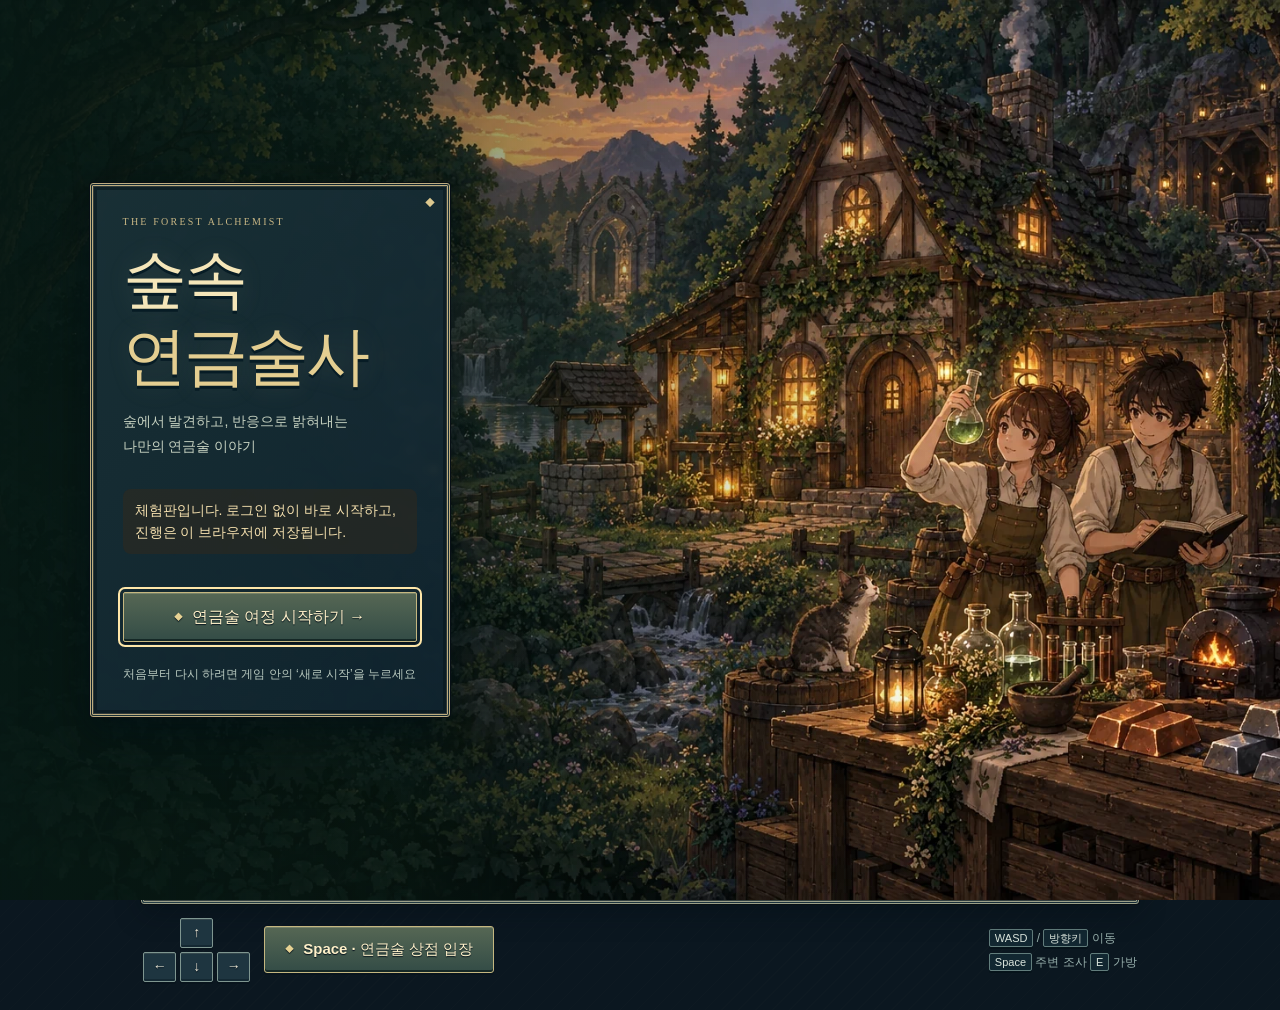
<file: index.html>
<!doctype html>
<html lang="ko">
<head><meta charset="utf-8"><meta name="viewport" content="width=device-width, initial-scale=1"><meta name="theme-color" content="#172726"><title>숲속 연금술사 · 체험판</title><meta name="description" content="미확인 시료를 검증하며 숲과 광산을 탐사하고, 수용액을 준비해 손님의 반응 주문을 완성하세요."><link rel="stylesheet" href="style.css?v=1790648421"><link rel="stylesheet" href="rpg-theme.css?v=1790648421"></head>
<body>
<dialog id="business-announcement" aria-labelledby="business-title" aria-describedby="business-subtitle" tabindex="-1"><div class="business-card"><span id="business-emblem" class="business-emblem" aria-hidden="true">✦</span><p id="business-day" class="overline"></p><h2 id="business-title"></h2><div class="business-divider" aria-hidden="true"><span>◆</span></div><p id="business-subtitle"></p></div></dialog>
<div id="gather-hit-lock" hidden aria-hidden="true"></div>
<div id="day-transition" class="day-transition" role="status" aria-live="polite" aria-atomic="true" hidden><div class="day-card"><span class="day-sun" aria-hidden="true">☀</span><p class="day-caption">숲에 새로운 아침이 밝았습니다</p><strong id="day-transition-number"></strong><span class="day-divider" aria-hidden="true">✦</span><p>오늘의 탐사를 시작해 볼까요?</p></div></div>
<dialog id="login-dialog" class="title-screen" aria-labelledby="login-title">
<div class="title-panel"><p class="title-eyebrow">THE FOREST ALCHEMIST</p><h1 id="login-title">숲속<br><span>연금술사</span></h1><p class="title-story">숲에서 발견하고, 반응으로 밝혀내는<br>나만의 연금술 이야기</p>
<form id="student-login-form">
<p class="title-demo-note">체험판입니다. 로그인 없이 바로 시작하고, 진행은 이 브라우저에 저장됩니다.</p><input id="student-username" type="hidden" value="guest"><input id="student-password" type="hidden" value="00000">
<p id="login-error" role="status" aria-live="polite"></p>
<button id="student-login-submit" type="submit" class="primary">연금술 여정 시작하기 <span>→</span></button>
</form><p class="title-footnote">처음부터 다시 하려면 게임 안의 ‘새로 시작’을 누르세요</p></div></dialog>
<div class="app">
<header><div class="brand"><h1 id="brand-name">숲속 연금술사</h1><span id="day">첫째 날 · 오전 탐사</span></div><span id="leave-badge" class="leave-badge" hidden title="게임 창을 벗어난 횟수">창 이탈 0회</span><div id="energy-hud" class="energy-hud" aria-label="남은 행동력"><div><span>행동력</span><strong id="energy">80 <small>/ 80</small></strong></div><div class="meter"><div id="energy-fill"></div><div id="energy-loss-trail" hidden aria-hidden="true"></div></div></div><button id="return-scroll" class="return-scroll" title="20C를 사용해 안전하게 귀환합니다">탐사 종료 · 귀환서 <small>20C</small></button><span class="wallet" id="wallet" hidden><b id="money">0 C</b></span><button id="bag-button" class="bag-button" aria-haspopup="dialog">가방 <b id="bag-count">0 / 12</b><kbd>E</kbd></button><button class="text-button" id="sanctuary-open" hidden>특별의뢰</button><button class="text-button" id="clearance-open" hidden>클리어 코드</button><button class="text-button" id="restart">새로 시작</button></header>
<main class="scene">
<section id="shop-scene" hidden aria-label="정면 카운터 상점"><div class="shop-stage" id="shop-stage"><aside id="shop-guide" class="shop-guide" aria-label="연금술 상점 안내"><div class="guide-heading"><strong>✦ 연금술 상점 안내</strong><button id="guide-hide" aria-expanded="true">가이드 숨기기</button></div><p id="shop-guide-message" role="status" aria-live="polite"></p></aside><button id="guide-show" class="guide-show" hidden aria-expanded="false">✦ 가이드 보기</button><img class="shop-background" src="assets/pixel-shop.webp" alt="어두운 진열장과 빛나는 시약 병이 놓인 정면 카운터"><div id="guest-dialogue" class="guest-dialogue"><span id="guest-number"></span><h3 id="guest-name"></h3><p id="guest-quote"></p><div id="guest-reward" class="guest-reward"></div><div class="guest-actions"><button id="shop-order" class="shop-order primary">주문 받기</button><button id="shop-skip" class="secondary">다음 손님</button></div></div><button id="shop-guest" class="shop-guest" aria-label="손님에게 주문 받기"><img id="shop-portrait" alt="손님"></button><img class="counter-mask" src="assets/pixel-shop.webp" alt="" aria-hidden="true"><p id="shop-empty" class="shop-empty" hidden>오늘의 영업을 마쳤습니다</p></div><div class="shop-tools"><button id="shop-prep" class="shop-prep"><small>시약 원료 + 물</small><strong>시약 제작소</strong></button><button id="shop-forge" class="shop-forge secondary">숯 · 재련로</button><button id="shop-resupply" class="secondary">보충 탐사 · 10C</button><span id="gather-status"></span><button id="shop-close-day" class="secondary">오늘 영업 마치기</button></div></section><div class="map-frame" id="map-frame"><div class="map-title"><span id="map-title">이슬 숲</span><span id="map-hint">미확인 시료를 조사해 보세요</span></div><div class="canvas-wrap"><canvas id="world" width="720" height="480" tabindex="0" aria-label="사각형 격자 맵. 방향키 또는 WASD로 이동, Space로 조사와 입장, E로 가방 열기. 시료를 클릭하면 옆으로 이동합니다.">캔버스를 지원하는 브라우저에서 플레이할 수 있습니다.</canvas><div id="gather-glow" aria-hidden="true"></div><div id="mine-light" hidden aria-hidden="true"></div><div id="gather-damage" hidden aria-hidden="true"><span class="damage-vignette"></span><div id="damage-point"><span class="damage-burst"></span><span class="damage-ring"></span><span class="damage-text"><strong id="damage-number"></strong><small>행동력</small></span></div></div><div id="loading-art">숲을 불러오는 중…</div></div></div>
<div class="dialogue" id="field-guide"><p id="message" role="status" aria-live="polite">처음 보는 시료가 있네요. 옆으로 이동해 조사하거나 시료를 클릭해 보세요.</p></div>
<div class="under-map" id="map-controls"><div class="movement" aria-label="이동 조작"><button data-dir="0,-1" aria-label="위로 이동">↑</button><div><button data-dir="-1,0" aria-label="왼쪽으로 이동">←</button><button data-dir="0,1" aria-label="아래로 이동">↓</button><button data-dir="1,0" aria-label="오른쪽으로 이동">→</button></div></div><div class="action-buttons"><button id="interact" class="primary">Space · 조사 / 입장</button><button id="resupply-trip" class="secondary" hidden>보충 탐사 · 10C</button><button id="emergency" class="secondary" hidden>행동력 부족 · 긴급 귀환</button></div><p class="controls-note"><kbd>WASD</kbd> / <kbd>방향키</kbd> 이동<br><kbd>Space</kbd> 주변 조사 <kbd>E</kbd> 가방</p></div>
</main>
</div>
<dialog id="name-dialog" aria-labelledby="name-title"><p class="overline">숲속에서 시작하는 연금술사의 하루</p><h2 id="name-title">당신의 연금술사를 골라 주세요</h2><label for="workshop-name">연금술사의 이름</label><input id="workshop-name" maxlength="14" autocomplete="off" placeholder="예: 달빛"><div class="character-picker"><button type="button" id="character-male" data-character="male" aria-pressed="true"><img class="hero-illustration" src="assets/hero-current-male.webp" alt="짧은 갈색 머리의 연금술사 선택"><small class="chosen-mark">선택됨</small></button><button type="button" id="character-female" data-character="female" aria-pressed="false"><img class="hero-illustration" src="assets/hero-current-female.webp" alt="갈색 땋은 머리의 연금술사 선택"><small class="chosen-mark">선택됨</small></button></div><p id="name-error" role="status"></p><button id="name-start" class="primary">연금술사의 하루 시작</button></dialog>
<dialog id="exhaustion-dialog" aria-labelledby="exhaustion-title"><span>EXPEDITION OVER</span><h2 id="exhaustion-title">오늘 채집 종료</h2><p id="exhaustion-message"></p><button id="exhaustion-continue" class="primary">상점으로</button></dialog>
<dialog id="utility-dialog" aria-labelledby="utility-title"><div class="bench-heading"><div><p class="overline" id="utility-kicker"></p><h2 id="utility-title"></h2></div><button id="close-utility" class="text-button" aria-label="창 닫기">✕</button></div><div id="utility-content"></div></dialog>
<dialog id="bench-dialog" aria-labelledby="bench-title"><div class="bench-heading"><div><p class="overline" id="bench-kicker">REACTION COUNTER</p><h2 id="bench-title"></h2></div><button id="bench-skip" class="text-button">주문 넘기기</button><button id="close-bench" class="text-button" aria-label="작업대 닫기">✕</button></div><div id="bench-content"></div></dialog>
<dialog id="clearance-dialog" aria-labelledby="clearance-title"><p class="overline">THE FOREST ALCHEMIST</p><h2 id="clearance-title">균형의 연금술사</h2><p id="clearance-account"></p><p id="clearance-status"></p><output id="clearance-code" class="clearance-code"></output><p id="clearance-feedback" role="status"></p><div class="button-row"><button id="clearance-copy" class="primary">코드 복사</button><button id="clearance-close" class="secondary">닫기</button></div></dialog>
<dialog id="restart-dialog" aria-labelledby="restart-title"><h2 id="restart-title">새로운 첫날을 시작할까요?</h2><p>일자·탐사·매출·특별의뢰 물품이 모두 초기화됩니다.</p><div class="button-row"><button id="cancel-restart" class="secondary">계속 플레이</button><button id="confirm-restart" class="primary">새로 시작</button></div></dialog>
<script src="student-roster.js?v=1790648421"></script><script src="student-login.js?v=1790648421"></script><script src="clearance.js?v=1790648421"></script><script src="sanctuary.js?v=1790648421"></script><script src="engine.js?v=1790648421"></script><script src="art.js?v=1790648421"></script><script src="game.js?v=1790648421"></script><script src="sanctuary-ui.js?v=1790648421"></script><script src="session-guard.js?v=1790648421"></script>
</body></html>
</file>
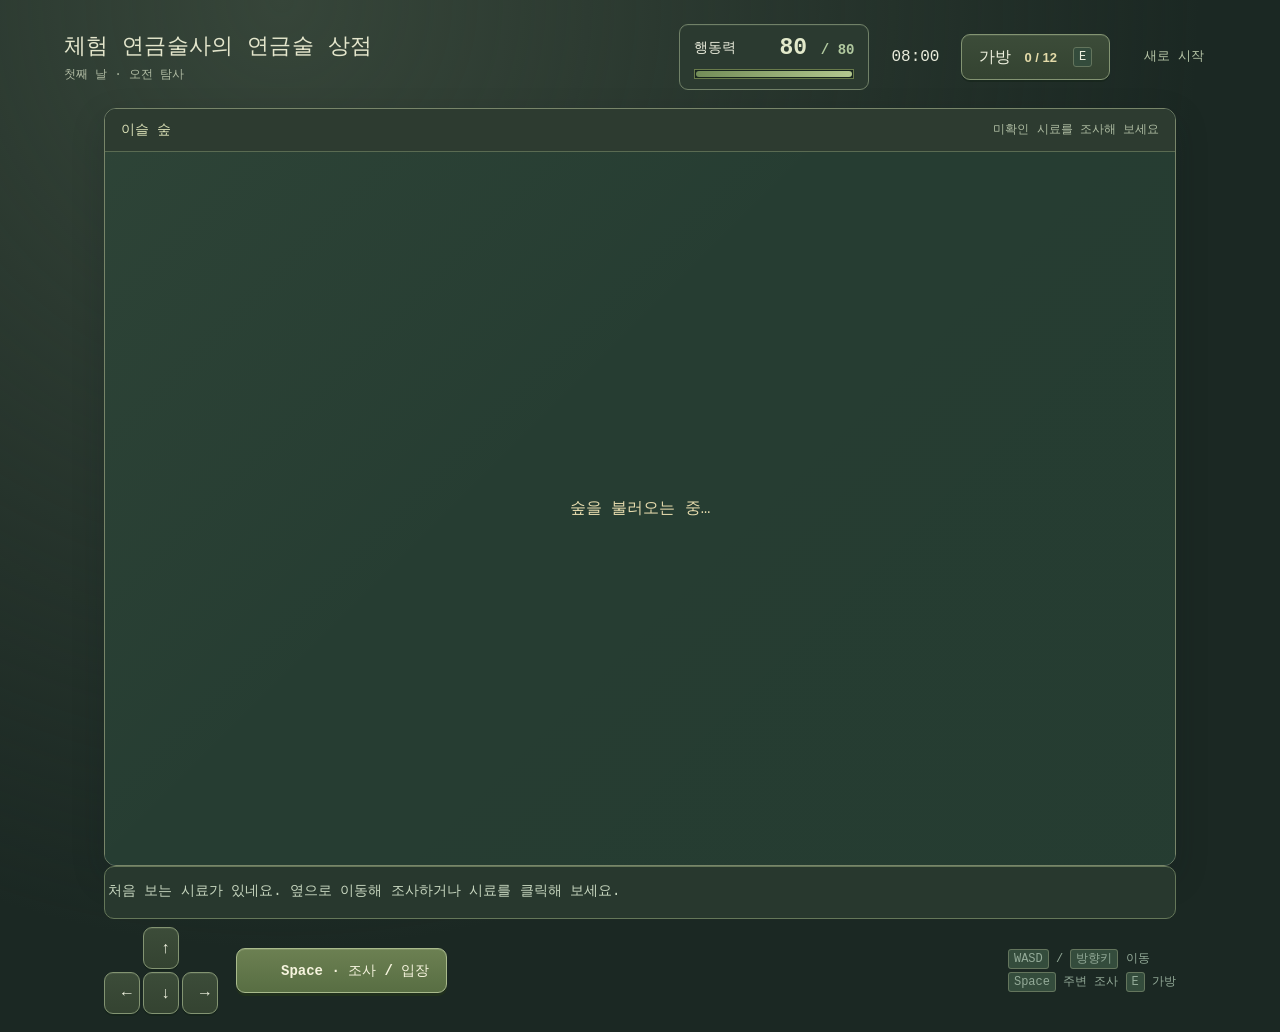
<file: recovery-preview.html>
<!doctype html>
<html lang="ko">
<head><meta charset="utf-8"><meta name="viewport" content="width=device-width, initial-scale=1"><meta name="theme-color" content="#172726"><title>숲속 연금술사 · 탐사와 발견</title><meta name="description" content="미확인 시료를 검증하며 숲과 광산을 탐사하고, 수용액을 준비해 손님의 반응 주문을 완성하세요."><link rel="stylesheet" href="style.css"></head>
<body>
<div class="app">
<header><div class="brand"><h1 id="brand-name">숲속 연금술사</h1><span id="day">첫째 날 · 오전 탐사</span></div><div id="energy-hud" class="energy-hud" aria-label="남은 행동력"><div><span>행동력</span><strong id="energy">80 <small>/ 80</small></strong></div><div class="meter"><div id="energy-fill"></div></div></div><span id="time" class="clock">08:00</span><span class="wallet" id="wallet" hidden><b id="money">0 G</b></span><button id="bag-button" class="bag-button" aria-haspopup="dialog">가방 <b id="bag-count">0 / 12</b><kbd>E</kbd></button><button class="text-button" id="restart">새로 시작</button></header>
<main class="scene">
<section id="shop-scene" hidden aria-label="정면 카운터 상점"><div class="shop-stage" id="shop-stage"><aside id="shop-guide" class="shop-guide" aria-label="연금술 상점 안내"><div class="guide-heading"><strong>✦ 연금술 상점 안내</strong><button id="guide-hide" aria-expanded="true">가이드 숨기기</button></div><p id="shop-guide-message" role="status" aria-live="polite"></p></aside><button id="guide-show" class="guide-show" hidden aria-expanded="false">✦ 가이드 보기</button><img class="shop-background" src="assets/pixel-shop.webp" alt="어두운 진열장과 빛나는 시약 병이 놓인 정면 카운터"><div id="guest-dialogue" class="guest-dialogue"><span id="guest-number"></span><h3 id="guest-name"></h3><p id="guest-quote"></p><div id="guest-reward" class="guest-reward"></div><div class="guest-actions"><button id="shop-order" class="shop-order primary">주문 받기</button><button id="shop-skip" class="secondary">다음 손님</button></div></div><button id="shop-guest" class="shop-guest" aria-label="손님에게 주문 받기"><img id="shop-portrait" alt="손님"></button><img class="counter-mask" src="assets/pixel-shop.webp" alt="" aria-hidden="true"><p id="shop-empty" class="shop-empty" hidden>오늘의 영업을 마쳤습니다</p></div><div class="shop-tools"><button id="shop-prep" class="shop-prep"><small>고체 + 물</small><strong>시약 제작소</strong></button><button id="shop-forge" class="shop-forge secondary">숯 · 재련로</button><button id="shop-resupply" class="secondary">보충 탐사 · 10G</button><span id="gather-status"></span><button id="shop-close-day" class="secondary">오늘 영업 마치기</button></div></section><div class="map-frame" id="map-frame"><div class="map-title"><span id="map-title">이슬 숲</span><span id="map-hint">미확인 시료를 조사해 보세요</span></div><div class="canvas-wrap"><canvas id="world" width="720" height="480" tabindex="0" aria-label="사각형 격자 맵. 방향키 또는 WASD로 이동, Space로 조사와 입장, E로 가방 열기. 시료를 클릭하면 옆으로 이동합니다.">캔버스를 지원하는 브라우저에서 플레이할 수 있습니다.</canvas><div id="gather-glow" aria-hidden="true"></div><div id="loading-art">숲을 불러오는 중…</div></div></div>
<div class="dialogue" id="field-guide"><p id="message" role="status" aria-live="polite">처음 보는 시료가 있네요. 옆으로 이동해 조사하거나 시료를 클릭해 보세요.</p></div>
<div class="under-map" id="map-controls"><div class="movement" aria-label="이동 조작"><button data-dir="0,-1" aria-label="위로 이동">↑</button><div><button data-dir="-1,0" aria-label="왼쪽으로 이동">←</button><button data-dir="0,1" aria-label="아래로 이동">↓</button><button data-dir="1,0" aria-label="오른쪽으로 이동">→</button></div></div><div class="action-buttons"><button id="interact" class="primary">Space · 조사 / 입장</button><button id="resupply-trip" class="secondary" hidden>보충 탐사 · 10G</button><button id="emergency" class="secondary" hidden>행동력 부족 · 긴급 귀환</button></div><p class="controls-note"><kbd>WASD</kbd> / <kbd>방향키</kbd> 이동<br><kbd>Space</kbd> 주변 조사 <kbd>E</kbd> 가방</p></div>
</main>
</div>
<dialog id="name-dialog" aria-labelledby="name-title"><p class="overline">숲속에서 시작하는 연금술사의 하루</p><h2 id="name-title">당신의 연금술사를 골라 주세요</h2><label for="workshop-name">연금술사의 이름</label><input id="workshop-name" maxlength="14" autocomplete="off" placeholder="예: 달빛"><div class="character-picker"><button type="button" id="character-male" data-character="male" aria-pressed="true"><img class="hero-illustration" src="assets/hero-current-male.webp" alt="짧은 갈색 머리의 연금술사 선택"><small class="chosen-mark">선택됨</small></button><button type="button" id="character-female" data-character="female" aria-pressed="false"><img class="hero-illustration" src="assets/hero-current-female.webp" alt="갈색 땋은 머리의 연금술사 선택"><small class="chosen-mark">선택됨</small></button></div><p id="name-error" role="status"></p><button id="name-start" class="primary">연금술사의 하루 시작</button></dialog>
<dialog id="exhaustion-dialog" aria-labelledby="exhaustion-title"><span>EXPEDITION OVER</span><h2 id="exhaustion-title">오늘 채집 종료</h2><p>행동력을 모두 소모했습니다.<br>모은 재료를 가지고 연금술 상점으로 귀환합니다.</p></dialog>
<dialog id="utility-dialog" aria-labelledby="utility-title"><div class="bench-heading"><div><p class="overline" id="utility-kicker"></p><h2 id="utility-title"></h2></div><button id="close-utility" class="text-button" aria-label="창 닫기">✕</button></div><div id="utility-content"></div></dialog>
<dialog id="bench-dialog" aria-labelledby="bench-title"><div class="bench-heading"><div><p class="overline" id="bench-kicker">REACTION COUNTER</p><h2 id="bench-title"></h2></div><button id="bench-skip" class="text-button">주문 넘기기</button><button id="close-bench" class="text-button" aria-label="조리대 닫기">✕</button></div><div id="bench-content"></div></dialog>
<dialog id="restart-dialog" aria-labelledby="restart-title"><h2 id="restart-title">새로운 첫날을 시작할까요?</h2><p>현재 탐사와 매출이 초기화됩니다.</p><div class="button-row"><button id="cancel-restart" class="secondary">계속 플레이</button><button id="confirm-restart" class="primary">새로 시작</button></div></dialog>
<script src="engine.js"></script><script src="art.js"></script><script src="game.js"></script>
<script>
$('name-dialog').close();state=G.newGame(18);state.shopName='체험 연금술사';state.phase='shop';state.orders=['copper','silver','gold'].map((k,i)=>G.recoveryOrder(k,i,()=>0));state.stock.zincMetal=40;state.stock.copperMetal=30;state.stock.silverMetal=12;render();say('구리 → 은 → 금 회수 의뢰 체험입니다. 손님의 주문 받기를 누르면 기존 금속 석출대로 이동합니다. 체험용 금속이 지급되어 있습니다.');
</script></body></html>
</file>
<file: style.css>
@charset "UTF-8";
.trial-pies{display:grid;grid-template-columns:repeat(auto-fit,minmax(140px,1fr));gap:12px;margin:0 0 22px;padding:16px 12px;background:#263d32;border:1px solid #62745c;border-radius:6px}.trial-pies figure{margin:0;text-align:center;min-width:0}.trial-pies figcaption{font-size:14px;font-weight:700;color:#e8ddbd;margin:0 0 4px}.trial-pies svg{display:block;width:100%;max-width:200px;margin:auto;font:15px "Malgun Gothic",sans-serif}.trial-pies>p{grid-column:1/-1;text-align:center;font-size:12px;line-height:1.7;color:#c8cdb9}.trial-data .trial-model{margin-bottom:20px;text-align:center}.trial-data .trial-model>div{display:block;margin:0 auto 14px}.trial-data .trial-model p{margin-top:14px;line-height:1.8;word-spacing:5px;overflow-wrap:anywhere}.trial-data .trial-model small{line-height:1.8;font-size:12px}.trial-sheet .trial-table{min-width:450px}.trial-sheet .trial-table td:last-child{min-width:110px}
:root{font-family:"Malgun Gothic","Apple SD Gothic Neo",system-ui,sans-serif;color:#e8eee3;background:#132221;font-synthesis:none;--mint:#b4e5ad;--gold:#ecc884;--border:#496155;--muted:#a6b8aa}*{box-sizing:border-box}body{margin:0;background:radial-gradient(ellipse at 20% 0,#2b4036,transparent 65%),#132221}button{font:inherit;cursor:pointer;color:inherit;font-weight:700;border:1px solid var(--border);padding:12px 16px;background:#304c3c;border-radius:5px;transition:background .12s,transform .12s}button:hover:not(:disabled){background:#42614b}button:active:not(:disabled){transform:translateY(2px)}button:disabled{opacity:.45;cursor:default}button:focus-visible,canvas:focus-visible{outline:3px solid var(--gold);outline-offset:3px}.primary{background:#b4e5ad;color:#1a3526;border-color:#d6f4c5;box-shadow:0 3px 0 #5b865d}.primary:hover:not(:disabled){background:#c9efbf}.secondary{background:#273d32;border-color:#657a5e}.text-button{background:transparent;padding:9px;font-size:13px;border-color:transparent;color:#c7d4c4}.app{max-width:1130px;margin:auto;padding:18px 24px}header{display:flex;align-items:center;gap:22px;padding:6px 0 18px}.brand{margin-right:auto}.brand h1{font-size:22px;letter-spacing:-1px;margin:0 0 4px}.brand span{font-size:12px;color:#a6bfa6}.energy-hud{min-width:190px;background:#263e31;border:1px solid #779066;padding:10px 14px;border-radius:5px}.energy-hud>div:first-child{display:flex;justify-content:space-between;align-items:center;gap:24px;font-size:14px}.energy-hud strong{font:800 23px monospace;color:#d5efa0}.energy-hud small{font-size:14px;color:#b1c99f}.meter{height:10px;background:#14251c;border:1px solid #697b4b;margin-top:8px;padding:1px}.meter>div{height:100%;background:#b4df73;transition:width .15s}.energy-hud.low{border-color:#efad7f}.energy-hud.low strong{color:#ffbf8c}.energy-hud.low .meter>div{background:#eea267}.bag-button{display:flex;align-items:center;gap:13px;font-size:16px;background:#344a36;border:1px solid #a1a270;box-shadow:0 3px 0 #1d3020}.bag-button b{font:14px monospace;color:#e4dba9}.bag-button kbd{margin-left:3px}.wallet{font:16px monospace;color:var(--gold)}kbd{font:12px monospace;border:1px solid #64755d;background:#344c3c;padding:2px 5px;border-radius:3px}.scene{width:min(100%,calc((100dvh - 230px)*1.6));min-width:min(100%,580px);margin:auto}.map-frame{border:3px solid #8f8a60;border-radius:6px;overflow:hidden;box-shadow:0 5px 0 #0b1717,0 0 0 1px #1b2c25}.map-title{background:#263a31;border-bottom:2px solid #6a7653;display:flex;justify-content:space-between;padding:10px 14px;gap:12px;font-size:14px}.map-title>span:first-child{color:var(--gold);font-weight:800}.map-title>span:last-child{color:#afc1a8;font-size:12px}.canvas-wrap{position:relative;background:#425b34}canvas{display:block;width:100%;height:auto;image-rendering:pixelated;touch-action:manipulation;cursor:crosshair}#loading-art{position:absolute;inset:0;display:grid;place-items:center;background:#263d32;color:#e7dcae}.dialogue{padding:13px 3px 4px;min-height:53px}.dialogue p{margin:0;color:#c7d6bf;font-size:14px;line-height:1.6}.dialogue.error p{color:#ffc2a6}.under-map{display:flex;align-items:center;gap:18px;margin-top:8px}.movement{display:flex;flex-direction:column;align-items:center;gap:3px}.movement div{display:flex;gap:3px}.movement button{width:34px;height:29px;padding:0;background:#263c32;color:#d0ddc9}.action-buttons{display:flex;gap:9px;flex-wrap:wrap}.action-buttons button{font-size:14px}.controls-note{font-size:12px;color:#93aa98;margin-left:auto;line-height:1.9}.sprite{display:inline-block;width:40px;height:40px;background-image:url('assets/chemistry-atlas.webp');background-size:400% 400%;image-rendering:pixelated;flex-shrink:0}h2,h3,p{margin:0}h2{font-size:20px}h3{font-size:16px}p{line-height:1.7}.overline{font-size:11px;letter-spacing:2px;font-weight:800;color:var(--gold);margin:0 0 6px}.small{font-size:13px;line-height:1.7;margin-top:8px}.muted{color:var(--muted)}.empty-bag{text-align:center;padding:35px 15px;color:#bbcdb5}.bag-list{display:grid;grid-template-columns:repeat(2,minmax(0,1fr));gap:12px}.bag-item{display:flex;align-items:center;gap:12px;padding:15px;background:#162d24;border:1px solid #526b4f}.bag-item b{display:block;color:#f0dfb0;font-size:16px}.bag-item small{display:block;font-size:12px;margin-top:4px;color:#a7bd9c}.bag-item strong{margin-left:auto;font:20px monospace;color:var(--mint)}.bag-caption{margin:0 0 17px;font-size:14px;color:#bfd0b5}.bag-subtitle{margin:22px 0 12px;color:var(--gold)}.inspection-visual{display:flex;align-items:center;justify-content:center;padding:24px;background:#183027;border:1px solid #536b4c;margin-bottom:19px}.inspection-visual .sprite{width:85px;height:85px}.inspection-visual span{font:32px monospace;color:#e7d3a4;margin-left:20px}.inspection-question{font-size:17px;line-height:1.8}.answer-list{display:grid;gap:9px;margin:20px 0}.answer-list button{text-align:left;padding:14px 17px}.answer-result{font-size:14px;line-height:1.7;color:#f2cb9b;min-height:25px}.discovery{text-align:center;padding:15px 5px}.discovery .sprite{width:110px;height:110px}.discovery h3{font-size:26px;color:var(--gold);margin:15px 0 9px}.discovery p{font-size:16px}.discovery button{margin-top:22px}.prep-intro{font-size:14px;color:#b9cdb2;margin-bottom:20px}.prep-row{border:1px solid #5b7150;background:#182e24;padding:17px;margin:12px 0}.prep-row>div{display:flex;align-items:center;gap:13px}.prep-row .name{flex:1}.prep-row strong{font-size:17px;color:#f0deab}.prep-row small{display:block;font-size:13px;margin-top:6px;color:#b7cdb0}.prep-row .equation{font-size:14px;text-align:left;margin-top:13px;color:#a2cfae}.prep-row button{font-size:13px}.prep-bottom{border-top:1px solid #526847;margin-top:22px;padding-top:15px;display:flex;align-items:center;justify-content:space-between;gap:15px}.prep-bottom p{font-size:12px;color:#aebfa5}.phase-chip{font:12px monospace;color:#a8dce2}.prep-feedback{padding:12px;background:#2e4837;color:#dfddb0;font-size:14px;min-height:47px;line-height:1.6}.current-customer{padding:13px 0 5px;color:#e5d1a0;font-size:14px}
dialog{width:min(740px,calc(100% - 28px));max-height:90dvh;overflow:auto;background:#20372f;color:#e6eddf;border:3px solid #a2a374;border-radius:8px;padding:25px;box-shadow:0 10px 70px #07130dd9}dialog::backdrop{background:#071611c9;backdrop-filter:blur(3px)}.bench-heading{display:flex;align-items:center;justify-content:space-between;border-bottom:1px solid #546c53;padding-bottom:17px;margin-bottom:20px}.bench-heading h2{font-size:25px}.bench-heading .overline{font-size:10px}.customer-request{display:flex;align-items:center;gap:15px;background:#2c4637;border:1px solid #5f7755;padding:14px;margin-bottom:19px}.customer-request .sprite{width:47px;height:57px}.customer-request p{font-size:15px}.customer-request small{font-size:12px;color:#bed1b2}.bench-note{font-size:12px;color:#b2c6ac;margin:10px 0 17px}.experiment{padding:20px;background:#142b24;border:1px solid #506c53;border-radius:5px}.particles{min-height:105px;display:flex;gap:7px;flex-wrap:wrap;align-content:flex-start;padding:13px;background:#1e3d36;border:1px solid #537a66}.particle{min-width:34px;height:34px;padding:0 5px;display:inline-flex;align-items:center;justify-content:center;border-radius:50%;font:700 12px monospace;background:#edb596;color:#302117}.particle.oh{background:#9bd2eb;color:#133245}.particle.spectator{background:transparent;border:1px dashed #9ab7aa;color:#b3c9ba}.water-count{padding:7px 10px;background:#31534a;color:#b5e7de;font-size:12px;margin-top:10px}.reaction-stats{display:flex;justify-content:space-between;flex-wrap:wrap;gap:10px;font-size:14px;margin-top:15px}.reaction-stats b{color:#f0d59b}.button-row{display:flex;gap:10px;flex-wrap:wrap;margin-top:19px}.button-row button{flex:1;min-width:100px;font-size:14px}.bench-feedback{font-size:14px;line-height:1.7;color:#e6dba9;min-height:26px;margin-top:17px}.bench-feedback.error{color:#ffc5ae}.equation{font:16px monospace;color:#b4e5ad;text-align:center;line-height:1.8;margin:15px 0 0}.electron-tray{display:flex;justify-content:center;align-items:center;gap:24px;min-height:155px}.donor,.acceptor{display:flex;flex-direction:column;align-items:center;justify-content:center;gap:8px;min-width:108px;min-height:122px;border:2px solid #92b8a1;background:#24443a;padding:15px}.donor strong,.acceptor strong{font:700 26px monospace}.donor small,.acceptor small{font-size:12px;color:#c3d6bd}.acceptor{border-color:#c6b381}.acceptor.selected{outline:3px solid #dced9a;outline-offset:3px;background:#4a6240}.acceptors{display:flex;gap:14px;flex-wrap:wrap}.transfer-arrow{font-size:29px;color:#a3c3a6}.electrons{font:15px monospace;letter-spacing:2px;color:#eee18a}.legend-text{font-size:12px;color:#9cb7a4;margin-top:10px;line-height:1.8}.summary{text-align:center}.summary .large-coin{width:75px;height:75px}.summary h3{font-size:23px;margin:13px 0}.receipt{max-width:380px;margin:20px auto;background:#30493a;border:1px solid #829567;padding:20px}.receipt div{display:flex;justify-content:space-between;font-size:14px;margin:10px 0}.receipt .total{border-top:1px dashed #91a173;padding-top:15px;color:#f2d492;font-size:19px;font-weight:800}.review-question{padding:17px;text-align:left;background:#142b24;border:1px solid #546e50;margin:15px 0}.review-question p{font-size:14px}.review-question .button-row{margin-top:10px}.review-question button{font-size:12px}.review-answer{margin-top:10px;color:var(--mint)}#restart-dialog{max-width:400px}#restart-dialog p{margin-top:14px;font-size:14px}body.modal-open{overflow:hidden}[hidden]{display:none!important}

@media(max-width:800px){.app{padding:12px}.brand h1{font-size:17px}.brand span{font-size:11px}header{gap:10px;flex-wrap:wrap;padding-bottom:12px}.energy-hud{min-width:150px;padding:8px 11px}.energy-hud strong{font-size:21px}.bag-button{padding:10px;font-size:14px;gap:8px}.scene{width:100%;min-width:0}.map-title{font-size:13px}.map-title>span:last-child{font-size:11px}.controls-note{display:none}.under-map{justify-content:center;gap:14px}.dialogue p{font-size:13px}.movement button{width:37px;height:31px}.action-buttons{max-width:230px}.bag-list{grid-template-columns:1fr}.prep-row>div{flex-wrap:wrap}.prep-row button{margin-left:auto}.prep-row .equation{font-size:12px}dialog{padding:18px}.bench-heading h2{font-size:21px}.electron-tray{gap:10px}.donor,.acceptor{min-width:85px;padding:10px}.acceptors{gap:9px}.donor strong,.acceptor strong{font-size:23px}.experiment{padding:13px}.button-row button{padding:11px 9px}.bench-note{font-size:12px}}
@media(max-width:460px){.brand{width:100%;display:flex;align-items:center;justify-content:space-between;margin:0 0 4px}.brand h1{margin:0}.energy-hud{flex:1;min-width:140px}.bag-button{height:55px}header{gap:8px}.scene{width:100%}.map-title>span:last-child{max-width:57%;white-space:nowrap;overflow:hidden;text-overflow:ellipsis}.dialogue{min-height:64px}.inspection-question{font-size:16px}.action-buttons button{font-size:13px;padding:11px}.prep-bottom{align-items:flex-start;flex-direction:column}.wallet{font-size:12px}}
@media(prefers-reduced-motion:reduce){*{transition:none!important;scroll-behavior:auto!important}}
/* Front-facing shop */
#shop-scene{border:2px solid #79638e;border-radius:7px;overflow:hidden;box-shadow:0 12px 50px #080d1a99}.shop-stage{position:relative;aspect-ratio:16/10;background:#0c1224;isolation:isolate;overflow:hidden}.shop-background,.counter-mask{position:absolute;inset:0;width:100%;height:100%;object-fit:cover}.shop-background{z-index:-1}.counter-mask{z-index:3;clip-path:inset(80% 0 0 0);pointer-events:none}.shop-sign{position:absolute;top:4%;left:50%;transform:translateX(-50%);text-align:center;white-space:nowrap;z-index:4;background:#14172dd9;border:1px solid #b675db;padding:8px 25px;border-radius:8px;box-shadow:0 0 18px #c15bc04a}.shop-sign span{font:10px monospace;letter-spacing:3px;color:#99eaff}.shop-sign h2{font-size:clamp(17px,2.7vw,27px);color:#edb7ff;text-shadow:0 0 12px #c47fef;margin-top:3px}.shop-guest{position:absolute;left:42%;top:22%;width:32%;height:66%;border:0;background-color:transparent;background-size:300% 100%;background-repeat:no-repeat;z-index:2;filter:drop-shadow(0 0 16px #a26ac033);animation:customer-arrive .55s ease-out}.shop-guest:hover:not(:disabled){background-color:transparent;filter:drop-shadow(0 0 18px #a4ddfa77)}.shop-guest:active:not(:disabled){transform:none}.guest-dialogue{position:absolute;top:30%;left:4%;width:30%;padding:17px;background:#161c32ee;border:1px solid #797394;border-radius:8px;color:#e6e4f5;z-index:4;box-shadow:0 6px 16px #06091577}.guest-dialogue span{font-size:11px;color:#cba7e5}.guest-dialogue h3{font-size:18px;margin:6px 0 10px;color:#f1d8fc}.guest-dialogue p{font-size:15px;line-height:1.8}.shop-prep,.shop-order{position:absolute;z-index:4;bottom:6%;padding:13px 18px;box-shadow:0 4px 0 #080d1c}.shop-prep{left:5%;border-color:#6caec1;background:#162f42;color:#caeef6;text-align:left}.shop-prep small{display:block;font-size:11px;color:#91c6d2}.shop-prep strong{font-size:17px}.shop-order{right:7%;min-width:135px;background:#bdacf0;border-color:#e4cdff;color:#242039}.shop-tools{display:flex;align-items:center;gap:15px;padding:13px;background:#1b2134;color:#c9bfd8}.shop-tools>span{font-size:12px;flex:1}.shop-tools button{font-size:13px;background:#30304b;border-color:#66607b}.shop-empty{position:absolute;left:50%;top:45%;transform:translate(-50%,-50%);font-size:22px;color:#ece0f9;text-align:center;background:#14192ed9;padding:24px;width:70%;z-index:5}.inspection-energy{display:flex;justify-content:space-between;padding:10px 13px;border:1px solid #c4816c;background:#442a28;color:#ffd4a9;margin-bottom:17px;font-size:15px}.inspection-energy strong{font:800 23px monospace}.penalty-flash{animation:penalty-flash .4s ease-out}#exhaustion-dialog{max-width:530px;text-align:center;padding:48px 25px;border-color:#deaa87;background:#201f2b}#exhaustion-dialog span{font:12px monospace;letter-spacing:3px;color:#dfb59b}#exhaustion-dialog h2{font-size:33px;color:#ffe1c4;margin:19px 0}#exhaustion-dialog p{font-size:16px;color:#cac0c3;line-height:1.9}@keyframes customer-arrive{from{opacity:0;translate:25px 0}to{opacity:1;translate:0 0}}@keyframes penalty-flash{50%{background:#913e39}}
@media(max-width:680px){.guest-dialogue{padding:10px;left:3%;top:29%;width:34%}.guest-dialogue h3{font-size:14px;margin:3px 0 5px}.guest-dialogue p{font-size:12px;line-height:1.6}.guest-dialogue span{font-size:10px}.shop-sign{padding:6px 14px}.shop-sign span{font-size:8px}.shop-guest{left:43%;width:35%}.shop-prep,.shop-order{padding:9px 11px;bottom:5%}.shop-prep strong{font-size:13px}.shop-prep small{font-size:10px}.shop-order{font-size:13px;min-width:100px}.shop-tools{gap:8px;flex-wrap:wrap}.shop-tools>span{font-size:11px;min-width:110px}.shop-tools button{padding:9px;font-size:12px}.shop-empty{font-size:16px;padding:16px}}@media(prefers-reduced-motion:reduce){.shop-guest,.penalty-flash{animation:none}}

.equipment-grid{display:grid;grid-template-columns:1fr 1fr;gap:12px;margin:20px 0}.equipment-card{text-align:left;border:1px solid #647666;background:#24372d;padding:16px;border-radius:7px;display:flex;flex-direction:column}.equipment-card h4{margin:8px 0;color:#e6d5ac;font-size:18px}.equipment-card p{font-size:13px;line-height:1.7;flex:1}.equipment-card button{width:100%;font-size:14px}.equipment-icon{font-size:30px}@media(max-width:420px){.equipment-grid{grid-template-columns:1fr}}

.gentle-lesson{text-align:center}.gentle-bottle{padding:24px;margin:15px 0;background:#20372f;border:2px solid #829a83;border-radius:12px;font-size:22px}.gentle-bottle p{font-size:19px}.gentle-stage{color:#edd8a0;font-weight:bold}.gentle-memory{background:#354c3f;padding:12px;font-size:14px}.sample-cups{display:flex;justify-content:center;gap:12px}.sample-cup{padding:25px 15px 12px;border:3px solid #b6d6d6;border-top:0;background:linear-gradient(transparent 25%,#dc9e8555 25%);font-size:16px}.gentle-reaction{color:#b7e6c6;font-size:20px;padding:10px}.gentle-lesson .button-row{justify-content:center}

.immersive-lab{text-align:center}.lab-animation{position:relative;display:flex;justify-content:center;align-items:center;gap:50px;min-height:245px;animation:lab-enter .4s ease-out}.lab-bottle{position:relative;width:210px;height:205px;border:5px solid #afd6d8;border-top:12px solid #738f91;border-radius:20px 20px 35px 35px;background:#192c30;overflow:hidden;box-shadow:inset 7px 0 #ffffff15}.lab-liquid{position:absolute;inset:40px 0 0;background:#86c9d52c;animation:liquid-sway 3s ease-in-out infinite alternate}.floating-ion{position:absolute;left:calc(18px + mod(var(--i), 4)*42px);top:calc(48px + var(--i)*13px);color:#ffe0ab;font:bold 18px monospace;animation:ion-float calc(3s + var(--i)*.2s) ease-in-out infinite alternate;animation-delay:calc(var(--i)*-.7s)}.floating-ion:nth-of-type(even){left:120px;color:#b5dbdd}.floating-ion:nth-of-type(3n){left:70px}.bottle-volume{position:absolute;bottom:10px;left:0;right:0;font-size:13px;background:#142729ba;padding:5px}.btb-station{display:grid;justify-items:center;gap:10px}.btb-tube{width:44px;height:120px;border:4px solid #c7e3e3;border-top:9px solid #7c999d;border-radius:4px 4px 22px 22px;box-shadow:inset 7px 0 #ffffff44;animation:btb-reveal .65s ease-out}.yellow{background:#f3d354}.green{background:#55b96b}.blue{background:#478ddd}.btb-swatches{display:flex;gap:5px}.btb-swatches i{width:12px;height:12px;border-radius:50%}.reagent-shelf{display:flex;flex-wrap:wrap;gap:10px;justify-content:center;margin:20px 0}.reagent-bottle{display:grid;justify-items:center;gap:6px;min-width:100px}.reagent-bottle .sprite{width:45px;height:45px}.reagent-bottle small{font-size:11px}.reagent-bottle.selected{outline:3px solid #dfc586;transform:translateY(-4px)}.dose-readout{padding:14px;font-size:17px}.dose-readout b{margin-left:20px;font:26px monospace;color:#edd398}.test-record{padding:12px;background:#314c40;font-size:14px}.record-green{display:inline-block;width:12px;height:12px;background:#55b96b;border-radius:50%}.pour-stream{display:none;position:absolute;width:5px;height:100px;background:#bce8f5;top:-5px;left:calc(50% - 70px);transform-origin:top}.pouring .pour-stream{display:block;animation:stream .55s both}.pouring .lab-liquid{animation:liquid-sway .25s 3 alternate}.inspect .floating-ion{animation:ion-reveal .5s,ion-float 3s ease-in-out infinite alternate}.rewind{animation:lab-enter .4s reverse}.shake{animation:lab-shake .3s}.delivery-animation{padding:70px;text-align:center;font-size:35px;color:#cce9b7;animation:lab-enter .6s}.delivery-animation p{font-size:22px}.immersive-lab button{transition:transform .18s,background .18s}.immersive-lab button:active{transform:scale(.94)}@keyframes ion-float{from{transform:translate(-9px,-12px) rotate(-8deg)}to{transform:translate(12px,10px) rotate(8deg)}}@keyframes liquid-sway{from{transform:skewY(-3deg)}to{transform:skewY(3deg)}}@keyframes lab-enter{from{opacity:0;transform:translateY(10px)}to{opacity:1;transform:none}}@keyframes ion-reveal{from{opacity:0;filter:blur(5px)}to{opacity:1;filter:blur(0)}}@keyframes btb-reveal{from{filter:saturate(.1)}to{filter:saturate(1)}}@keyframes stream{0%{transform:scaleY(0);opacity:0}30%{transform:scaleY(1);opacity:1}100%{transform:scaleY(1);opacity:0}}@keyframes lab-shake{25%{transform:translateX(-8px)}75%{transform:translateX(8px)}}@media(max-width:480px){.lab-animation{gap:22px}.lab-bottle{width:180px}.reagent-bottle{min-width:85px;padding:9px}}@media(prefers-reduced-motion:reduce){.lab-animation,.lab-liquid,.floating-ion,.btb-tube,.pouring .lab-liquid,.inspect .floating-ion,.delivery-animation{animation:none!important}.pour-stream{display:none!important}}
/* Pixel workshop and forge */
:root{--mint:#c4d6a3;--gold:#e3b97c;--border:#73664d}body{background:#141e20;font-family:'Malgun Gothic',monospace}button{border-width:2px;box-shadow:3px 3px 0 #101817;transition:transform .1s steps(2),background .1s}.app{max-width:1200px}.shop-stage{aspect-ratio:3/2;border:4px solid #aa865b;box-shadow:5px 5px #0b1216}.shop-background,.counter-mask,.shop-guest{image-rendering:pixelated}.shop-sign{left:4%;top:4%;transform:none;border-radius:0;border:2px solid #ae9268;background:#182327;box-shadow:4px 4px #111b20}.shop-sign h2{font-size:18px;text-shadow:none;color:#e7cea0}.shop-sign span{font-size:9px;color:#a7c3b2}.shop-guest{left:4%;top:15%;width:43%;height:68%;filter:none;animation:customer-arrive .4s steps(6)}.shop-guest:hover:not(:disabled){filter:brightness(1.1)}.guest-dialogue{left:auto;right:4%;top:26%;width:46%;border:3px solid #d0b687;border-radius:0;background:#18262dee;box-shadow:5px 5px #11191d;padding:20px}.guest-dialogue h3{color:#e3c999}.guest-dialogue p{font-size:17px;line-height:1.8}.counter-mask{clip-path:inset(80% 0 0);pointer-events:none}.shop-order{right:6%;bottom:7%;background:#c3dca5;border:2px solid #e1e8bd}.shop-prep{left:4%;bottom:6%;padding:10px 13px}.shop-forge{position:absolute;left:25%;bottom:6%;z-index:4;padding:16px 14px;background:#643e28;border-color:#d9a46c}.shop-tools{background:#202d2b;border:2px solid #665b47}.lab-bottle,.btb-tube{border-radius:0;box-shadow:6px 5px #122225}.lab-bottle{clip-path:polygon(10% 0,90% 0,90% 10%,100% 10%,100% 90%,90% 90%,90% 100%,10% 100%,10% 90%,0 90%,0 10%,10% 10%)}.floating-ion{border:1px solid #9fc3be;background:#142e35;padding:4px;animation-timing-function:steps(12)}.forge-room{display:flex;justify-content:center;align-items:center;gap:35px;padding:24px;background:#172423;border:3px solid #69523e}.pixel-furnace{position:relative;flex-shrink:0;width:110px;height:115px;background:repeating-linear-gradient(0deg,#655445 0 18px,#342b27 18px 21px);border:5px solid #94704f;box-shadow:5px 5px #102023}.pixel-furnace:before{content:'';position:absolute;width:45px;height:32px;left:25px;top:-35px;background:#716253;border:4px solid #9d8567}.forge-fire{position:absolute;inset:35px 17px 12px;background:#221c1b;border:5px solid #211b19}.hot .forge-fire,.pixel-furnace.hot .forge-fire{background:#ef793a;box-shadow:inset 0 -20px #efbd56,0 0 25px #ee873266;animation:forge-flicker .25s steps(2) 8 alternate}.forge-recipes{display:grid;grid-template-columns:1fr 1fr;gap:15px;margin-top:20px}.forge-recipes article{border:2px solid #8b7355;padding:18px;background:#25342c}.forge-recipes p{font-size:14px}.forge-equation{font-size:23px;text-align:center;color:#ecd19e;margin:20px 0}.forge-step{font-size:15px;color:#aacebb}.drag-tray{display:flex;gap:20px;justify-content:center;padding:15px;min-height:80px}.drag-token{cursor:grab;background:#d1bd8b;color:#202a29;border:3px solid #f0dcaa;touch-action:none;user-select:none}.drag-token:active{cursor:grabbing}.drag-token.picked{outline:3px solid #9edbe3;transform:translateY(-5px)}.drop-grid{display:flex;gap:18px;justify-content:center;align-items:center}.drop-column{flex:1;text-align:center}.drop-column h3{font-size:18px;color:#e5c995}.drop-slot{width:100%;min-height:85px;border:3px dashed #a3966b;background:#132826;color:#d8e3c0}.drop-slot:hover{border-color:#e9cd8f}.electron-arrow{color:#c1e6e8;font-size:23px}.smelting-puzzle{text-align:center}.smelting-puzzle .button-row{justify-content:center}.smelt-success{text-align:center;padding:35px}.smelt-success .pixel-furnace{margin:30px auto}.oxygen-flight{color:#e5bb7b;animation:oxygen-transfer 1s steps(8) both}.ingot{display:inline-grid;place-items:center;min-width:95px;height:50px;margin:20px;border:5px solid #825639;background:#db975c;color:#402b21;font:bold 24px monospace;clip-path:polygon(15% 0,85% 0,100% 100%,0 100%);box-shadow:inset 0 -10px #af7043}.ingot.ironMetal{background:#aebdc4;color:#2b3841;border-color:#6d828c;box-shadow:inset 0 -10px #7f949e}.smelt-success .ingot{animation:ingot-arrive 1.3s steps(8) both}.metal-delivery{text-align:center;padding:25px}.metal-delivery p{font-size:18px;line-height:1.8}@keyframes forge-flicker{to{filter:brightness(1.5);transform:scaleY(.92)}}@keyframes oxygen-transfer{from{opacity:0;transform:translateX(-80px)}to{opacity:1;transform:translateX(45px)}}@keyframes ingot-arrive{0%,60%{opacity:0;transform:translateY(-15px)}100%{opacity:1;transform:none}}@media(max-width:680px){.guest-dialogue{padding:10px;top:24%;width:47%}.guest-dialogue p{font-size:13px}.guest-dialogue h3{font-size:15px}.shop-prep{padding:8px;bottom:4%}.shop-forge{left:29%;padding:12px 8px;font-size:11px;bottom:4%}.shop-order{bottom:4%;font-size:12px;padding:12px}.shop-sign h2{font-size:13px}.shop-sign span{font-size:8px}.forge-room{gap:16px;padding:20px 10px}.forge-recipes{grid-template-columns:1fr}.forge-equation{font-size:18px}.drag-token{padding:12px 8px;font-size:13px}.electron-arrow{font-size:16px}.drop-grid{gap:8px}.drop-column h3{font-size:14px}}@media(prefers-reduced-motion:reduce){.shop-guest,.forge-fire,.oxygen-flight,.smelt-success .ingot{animation:none!important}}
/* Keep each 1:2 portrait cell undistorted behind the counter. */
.shop-guest{left:6%;top:0;width:34%;height:auto;aspect-ratio:1/2}.counter-mask{clip-path:inset(70% 0 0)}
@media(max-width:680px){.shop-guest{left:4%;top:1%;width:36%;height:auto}}

.shop-guest,.shop-guest:hover:not(:disabled),.shop-guest:active:not(:disabled){background:transparent!important;border:0;box-shadow:none;filter:none;transform:none}.shop-guest{aspect-ratio:2/3;width:39%;left:4%;height:76%;top:3%}.shop-guest img{display:block;width:100%;height:100%;object-fit:contain;object-position:center bottom;image-rendering:pixelated;pointer-events:none}.shop-guest:hover img{filter:brightness(1.08)}#name-dialog{max-width:510px;padding:35px}#workshop-name{display:block;width:100%;margin:15px 0;padding:14px;background:#152926;border:2px solid #be9d65;color:#f0dfb4;font:18px inherit}#name-error{color:#e9a184}.timing-game{text-align:center;padding:20px}.timing-game .pixel-furnace{margin:40px auto 20px}.timing-track{position:relative;height:42px;margin:24px 0;background:#15252a;border:3px solid #957754;overflow:hidden}.timing-zone{position:absolute;left:42%;width:16%;height:100%;background:#d7b651;box-shadow:0 0 12px #edd37c}.timing-marker{position:absolute;left:0;top:0;height:100%;width:4px;background:white;box-shadow:0 0 8px #fff;animation:forge-sweep 1600ms linear infinite alternate}.perfect{background:#494222;border:3px solid #e1c775}.perfect .ingot{filter:brightness(1.3);box-shadow:0 0 25px #f7dd75}.bag-item strong small{display:block;font-size:10px;color:#e2c270}.map-frame{background:#112630}@keyframes forge-sweep{from{left:0}to{left:100%}}@media(prefers-reduced-motion:reduce){.timing-marker{animation:forge-sweep 3200ms linear infinite alternate}}

/* Muted timber and slate workshop palette; indicator colors remain functional. */
:root{--mint:#b7c5b3;--gold:#c8b38b;--border:#5e625c;--muted:#a4aaa0;color:#e0ddd2;background:#1b2426}body{background:radial-gradient(ellipse at top,#35413e,transparent 70%),#1b2426}.primary{background:#b1bba4;color:#232e29;border-color:#cad0bd;box-shadow:0 3px 0 #59675b}.primary:hover:not(:disabled){background:#c5cbb8}.secondary,button,.bag-button,.energy-hud,.map-title{background:#34413d;border-color:#6b7064}button:hover:not(:disabled){background:#4a5850}.meter>div{background:#a4b495}.energy-hud strong{color:#d4ddc6}.map-frame,dialog{border-color:#8a806c}dialog{background:#293330}.prep-row,.bag-item,.equipment-card,.receipt,.inspection-visual,.prep-feedback{background:#303c35;border-color:#60695b}.shop-tools{background:#222c2b}.shop-background,.counter-mask{filter:saturate(.55)}.sprite{filter:saturate(.65)}.brand h1{color:#d9ceb5}.guest-dialogue{background:#202a29ed;border-color:#8a806c}.canvas-wrap{background:#203c43}

/* Illustrated glass frame preserves the live assay layer beneath it. */
.lab-bottle{width:250px;height:265px;border:0;background:transparent;box-shadow:none;clip-path:none;overflow:visible}.lab-bottle:after{content:'';position:absolute;inset:0;background:var(--prop-bottle) center/100% 100% no-repeat;pointer-events:none;z-index:3;image-rendering:pixelated}.lab-liquid{inset:85px 48px 40px;clip-path:polygon(12% 0,88% 0,100% 15%,100% 90%,90% 100%,10% 100%,0 90%,0 15%)}.floating-ion{left:55px!important;top:calc(100px + var(--i)*11px);font-size:12px;z-index:2}.floating-ion:nth-of-type(even){left:130px!important}.bottle-volume{bottom:-18px;z-index:4}.lab-animation{min-height:310px}.pixel-furnace{width:150px;height:165px;background:var(--prop-furnace) center/contain no-repeat;border:0;box-shadow:none}.pixel-furnace:before{display:none}.forge-fire{opacity:.3}.btb-tube{border:0;border-radius:0;box-shadow:none;position:relative;clip-path:polygon(35% 0,65% 0,65% 22%,88% 35%,88% 95%,12% 95%,12% 35%,35% 22%)}.btb-tube:after{content:'';position:absolute;inset:0;background:var(--prop-bottle) center/100% 100% no-repeat;pointer-events:none}.reagent-bottle{background-image:linear-gradient(#34413dd9,#34413dd9),var(--prop-bottle);background-position:center;background-size:contain;background-repeat:no-repeat}.canvas-wrap canvas{filter:saturate(.88)}
/* Brief failure feedback stays in the active dialog's top layer. */
.fail-a,.fail-b{position:relative}
.fail-a::after,.fail-b::after{content:'';position:absolute;inset:0;pointer-events:none;z-index:90;opacity:0;border:3px solid #ca785f;background:radial-gradient(ellipse,transparent 40%,#a94c3d55);animation:failure-flash-a .48s ease-out}
.fail-b::after{animation-name:failure-flash-b}
.fail-a::before,.fail-b::before{content:'';position:absolute;left:50%;top:45%;width:5px;height:5px;background:#edb78b;box-shadow:-22px -12px #cf795e,24px -18px #edb78b,-33px 14px #d79770,32px 18px #bd6556,4px -27px #e0a179;pointer-events:none;z-index:91;opacity:0;animation:failure-sparks-a .5s ease-out}
.fail-b::before{animation-name:failure-sparks-b}
@keyframes failure-flash-a{0%{opacity:.8}100%{opacity:0}}
@keyframes failure-flash-b{0%{opacity:.8}100%{opacity:0}}
@keyframes failure-sparks-a{0%{opacity:1;transform:scale(.4)}100%{opacity:0;transform:translateY(24px) scale(2)}}
@keyframes failure-sparks-b{0%{opacity:1;transform:scale(.4)}100%{opacity:0;transform:translateY(24px) scale(2)}}
@media(prefers-reduced-motion:reduce){.fail-a::before,.fail-b::before{display:none}.fail-a::after,.fail-b::after{animation-duration:.25s;background:transparent}}

.character-picker{display:flex;gap:16px;margin:18px 0}.character-picker button{flex:1;display:grid;justify-items:center;gap:8px;border:2px solid #596354;background:#26342e}.character-picker button[aria-pressed="true"]{border-color:#dac38c;background:#43513e}.character-preview{display:block;width:72px;height:90px;background-image:var(--prop-walk);background-size:400% 400%;background-position:0 0;background-repeat:no-repeat;image-rendering:pixelated}.character-preview.female{background-image:var(--prop-walk-female)}

.item-art{display:inline-block;width:64px;height:64px;flex-shrink:0;background-image:var(--prop-items);background-size:500% 400%;background-repeat:no-repeat;image-rendering:pixelated}.ingot{background-image:var(--prop-items)!important;background-size:500% 400%!important;border:0!important;box-shadow:none!important;clip-path:none!important;background-color:transparent!important;width:90px;height:80px;padding-top:65px;box-sizing:content-box}.ingot.copperMetal{background-position:0% 66.666%}.ingot.ironMetal{background-position:25% 66.666%}.ingot.tinMetal{background-position:50% 66.666%}.ingot.zincMetal{background-position:75% 66.666%}

#name-dialog{width:min(760px,94vw);max-width:760px;max-height:94dvh;padding:26px 32px;overflow:auto}#name-dialog h2{font-size:25px}#workshop-name{margin:8px 0 14px;padding:10px}.character-picker{gap:20px;margin:16px 0}.character-picker button{min-width:0;padding:8px 12px 12px;gap:4px;background:radial-gradient(ellipse at 50% 65%,#56614a55,transparent 70%),#26342e;overflow:hidden;transition:border-color .15s,background-color .15s}.hero-illustration{display:block;width:100%;height:clamp(190px,40vh,340px);object-fit:contain;object-position:center bottom;pointer-events:none}.chosen-mark{height:18px;font-size:12px;color:#e5cf95;visibility:hidden}.character-picker button[aria-pressed="true"] .chosen-mark{visibility:visible}.character-picker button[aria-pressed="true"]{box-shadow:inset 0 0 0 1px #dac38c;background-color:#43513e}#name-start{width:100%}@media(max-width:520px){#name-dialog{padding:20px 16px}.character-picker{gap:10px}.character-picker button{padding:6px}.hero-illustration{height:230px}#name-dialog h2{font-size:20px}}

.angry-dialogue{border-color:#ca846c!important;color:#ffe0c5!important}.shop-guest.guest-leaving{animation:angry-exit .65s ease-in forwards!important;pointer-events:none}@keyframes angry-exit{0%{opacity:1;translate:0 0}100%{opacity:1;translate:-125% 0}}@media(prefers-reduced-motion:reduce){.shop-guest.guest-leaving{animation:none!important;opacity:1;translate:-125% 0}}

.shop-guest:disabled{opacity:1;cursor:default}
button{border:2px solid #99805a;border-radius:4px;color:#efe0bc;background:linear-gradient(100deg,#ffffff06,transparent 45%),repeating-linear-gradient(0deg,#543f2b 0 3px,#59442e 3px 6px);box-shadow:inset 0 1px #d1b58466,inset 0 -3px #231c17aa,0 3px 0 #171b16;text-shadow:0 1px #1d1712;transition:filter .12s,box-shadow .12s}button:hover:not(:disabled){background-color:#695335;filter:brightness(1.1)}button:active:not(:disabled){translate:none;box-shadow:inset 0 2px 5px #17130fb0,0 1px 0 #171b16}.primary{background:linear-gradient(#a28b59,#7c693f);border-color:#cfb87e;color:#fff0c6}.secondary,.text-button{background:linear-gradient(#414b3b,#303b30);border-color:#827a5e;color:#eadcbb}.shop-guest,.shop-guest:disabled{box-shadow:none;translate:none}.shop-guest img,.shop-background,.counter-mask,.hero-illustration,.canvas-wrap canvas{image-rendering:auto}.canvas-wrap{max-width:1280px;margin:auto}.glass-art{display:inline-block;width:64px;height:64px;background:var(--prop-glasscraft) left center/200% 100% no-repeat}.glass-art.glass{background-position:right center}.ingot.glass{background-image:var(--prop-glasscraft)!important;background-size:200% 100%!important;background-position:right center}.glass-note{color:#d8c99d;text-align:center}.character-picker button{ text-shadow:none }@media(prefers-reduced-motion:reduce){button{transition:none}button:active:not(:disabled){translate:none}}
/* Reagent crystals and the displacement workbench share the workshop palette. */
.salt-icon{display:inline-grid;place-items:center;width:48px;height:48px;border:2px solid #827252;border-radius:8px 8px 16px 16px;background:linear-gradient(90deg,#213c3b,#466c70,#253e3d);box-shadow:inset 0 0 0 3px #182a2966;vertical-align:middle;color:#7bbbc7;font-size:27px}.salt-icon.zincSulfate{color:#c7d8cb;background:linear-gradient(90deg,#35453d,#697c6b,#35453d)}
.precip-lab{display:flex;align-items:center;justify-content:center;gap:30px;padding:20px;background:#162821;border:1px solid #6e6145;border-radius:8px}.precip-lab select{background:#2d392d;color:#e4d5ac;padding:8px;border:1px solid #8a7850;margin:6px}.precip-vessel{position:relative;width:125px;height:155px;border:5px solid #b3b29a;border-top:2px solid #c8c5ab;border-radius:4px 4px 26px 26px;overflow:hidden;flex-shrink:0}.precip-blue{position:absolute;inset:30px 0 0;background:#408ea9b0;transition:background 2s}.zinc-strip{position:absolute;left:30px;top:12px;width:24px;height:110px;background:linear-gradient(90deg,#6f8987,#becbc1,#78918b);color:#25342d;writing-mode:vertical-rl;text-align:center;transition:height 2s}.precip-vessel b{position:absolute;right:5px;bottom:35px;color:#d1e6d9;animation:ion-drift 3s ease-in-out infinite alternate}.copper-deposit{position:absolute;left:20px;right:20px;bottom:4px;height:18px;background:repeating-linear-gradient(135deg,#a9613d 0 4px,#d69a69 4px 7px);opacity:0;transform:translateY(20px);transition:opacity 1s,transform 2s}.reacted .precip-blue{background:#a6c7c12b}.reacted .zinc-strip,.reacted-partial .zinc-strip{height:28px}.reacted .copper-deposit,.reacted-partial .copper-deposit{opacity:1;transform:translateY(0)}.reacted b{opacity:0}.precip-cards,.precip-flow{display:flex;gap:12px;justify-content:center;align-items:center;margin:16px 0}.precip-flow button{min-width:115px;border-style:dashed}.precip-cards button{cursor:grab}#precip-feedback{min-height:45px;color:#dbc692}.prep-intro button{margin:6px}.precip-lab .small{max-width:260px}@keyframes ion-drift{to{transform:translate(-5px,-10px)}}@media(prefers-reduced-motion:reduce){.precip-vessel *{animation:none!important;transition:none!important}}

.reacted .zinc-strip,.reacted-partial .zinc-strip{height:var(--zinc-left,0px);overflow:hidden}
.harvest-effect{position:absolute;width:0;height:0;z-index:1000;pointer-events:none;--harvest-color:#abbf78;--harvest-light:#dce7a2}.harvest-water{--harvest-color:#79b8cd;--harvest-light:#d9f1ed}.harvest-wood{--harvest-color:#a88a5b;--harvest-light:#bdd087}.harvest-rock{--harvest-color:#a9a397;--harvest-light:#e5c896}.harvest-bit{position:absolute;left:-3px;top:-3px;width:6px;height:6px;background:var(--harvest-color);box-shadow:inset 2px 1px var(--harvest-light);animation:harvest-scatter 850ms ease-out both;animation-delay:var(--delay)}.harvest-water .harvest-bit{width:5px;height:9px;border-radius:60% 60% 40% 40%}.harvest-wood .harvest-bit:nth-child(2n){width:10px;height:5px;background:#80955c}.harvest-ring{position:absolute;left:-20px;top:-7px;width:40px;height:14px;border:2px solid var(--harvest-light);border-radius:50%;animation:harvest-ripple 700ms ease-out both}.harvest-gain{position:absolute;left:0;top:-26px;white-space:nowrap;color:#f1e6bd;font-size:16px;text-shadow:0 2px #17241d,2px 0 #17241d,-2px 0 #17241d;animation:harvest-gain 1050ms ease-out both}@keyframes harvest-scatter{0%{opacity:0;transform:translate(0,0) scale(.3)}15%{opacity:1}75%{opacity:1}100%{opacity:0;transform:translate(var(--dx),var(--dy)) rotate(var(--spin)) scale(.5)}}@keyframes harvest-ripple{from{opacity:.85;transform:scale(.4)}to{opacity:0;transform:scale(2.3)}}@keyframes harvest-gain{0%{opacity:0;transform:translate(-50%,5px)}15%,70%{opacity:1}100%{opacity:0;transform:translate(-50%,-42px)}}@media(prefers-reduced-motion:reduce){.harvest-bit,.harvest-ring{display:none}.harvest-gain{animation:none;transform:translateX(-50%)}}
#gather-glow{position:absolute;inset:0;pointer-events:none;overflow:hidden}.gather-shimmer{position:absolute;width:6%;height:11%;transform:translate(-50%,-50%);background:radial-gradient(ellipse,#e1edc328,transparent 68%);animation:gather-breathe 2.6s ease-in-out infinite}.gather-shimmer i{position:absolute;width:3px;height:3px;background:#dce9c4;box-shadow:0 0 5px 2px #dce9c430;opacity:0;animation:gather-twinkle 2.8s ease-in-out infinite}.gather-shimmer i:nth-child(1){left:15%;top:32%}.gather-shimmer i:nth-child(2){right:12%;top:15%;animation-delay:-.9s}.gather-shimmer i:nth-child(3){right:28%;bottom:12%;animation-delay:-1.8s}@keyframes gather-breathe{0%,100%{opacity:.3}50%{opacity:.8}}@keyframes gather-twinkle{0%,100%{opacity:0;transform:translateY(2px) scale(.6)}45%{opacity:.6;transform:translateY(-2px) scale(1)}75%{opacity:0;transform:translateY(-5px) scale(.6)}}@media(prefers-reduced-motion:reduce){.gather-shimmer{animation:none;opacity:.45}.gather-shimmer i{animation:none;opacity:.3}}
/* Three-day art direction: quiet sage controls, cream type, soft forest surfaces. */
:root{--mint:#aabb8c;--gold:#d7ddb4;--border:#687960;--muted:#aeb9a4;color:#e9ebdb;background:#1b2823}
body{background:radial-gradient(ellipse at 22% 0,#364539 0,transparent 65%),#1b2823}
button:not(.shop-guest){border:1px solid #7e8e70;border-radius:8px;background:#394638;color:#eef0de;box-shadow:inset 0 1px #f0f4dc0b,0 2px 0 #121d1855;text-shadow:none;transition:background .16s,border-color .16s,box-shadow .16s,transform .1s;translate:none}
button:not(.shop-guest):hover:not(:disabled){background:#4e6044;border-color:#bacb9d;filter:none;box-shadow:0 0 0 2px #b8ce8f12,0 0 12px #c5d7a312}
button:not(.shop-guest):active:not(:disabled){transform:translateY(1px);translate:none;box-shadow:inset 0 2px 4px #16221840}
button.primary{background:#64774e;border-color:#a4b58c;color:#f6f4df}
button.primary:hover:not(:disabled){background:#748758;border-color:#d3dfb5;box-shadow:0 0 10px #b9d39630}
button.secondary{background:#344337;border-color:#718169}
button.text-button{background:transparent;border-color:transparent;color:#c3ceba;box-shadow:none}
button:disabled{opacity:.42;box-shadow:none}
button:focus-visible,canvas:focus-visible{outline:2px solid #d1ddb3;outline-offset:3px}
.energy-hud,.bag-button{border:1px solid #718168;border-radius:9px;background:#2b3a30;box-shadow:inset 0 1px #e2ebc70b}
.energy-hud strong{color:#e2e9ca}.meter{background:#17251e}.meter>div{background:linear-gradient(90deg,#738d58,#b3c88e);border-radius:6px}
.brand h1{color:#e4e6cc;letter-spacing:.3px}.brand span{color:#afbaa2}
.map-frame{border:1px solid #788569;border-radius:12px;overflow:hidden;box-shadow:0 12px 32px #0e191c35}.map-title{background:#2d3b30;border-bottom:1px solid #5a6b52;color:#dce4c8;padding:12px 16px}.map-title span:last-child{color:#adbba1}
.canvas-wrap{position:relative;background:#34565a}.canvas-wrap canvas{filter:none;display:block}.canvas-wrap:after{content:'';position:absolute;inset:0;pointer-events:none;background:linear-gradient(135deg,#dfdda80a,transparent 42%,#11291b08);z-index:1}#gather-glow{z-index:2}
dialog{border:1px solid #849175;border-radius:14px;background:#28372e;color:#e8ecd9;box-shadow:0 18px 60px #07160e70;padding:24px}dialog::backdrop{background:#0b1913a6;backdrop-filter:blur(3px)}
.bench-heading{border-color:#54654c}.overline,.small.muted,.muted{color:#adbaa0}.dialogue{background:#28382e;border:1px solid #657759;border-radius:10px;color:#e5e9d7}
.guest-dialogue{background:#223128f2;border:1px solid #899a75;border-radius:12px;box-shadow:0 6px 18px #10211735}.guest-dialogue h3{color:#dce5c2}.guest-dialogue p{color:#eef0e0;line-height:1.8}
.shop-tools{background:#27362d;border-color:#586c50}.shop-background,.counter-mask{filter:saturate(.72) brightness(1.06)}
.shop-guest,.shop-guest:hover:not(:disabled),.shop-guest:active:not(:disabled),.shop-guest:disabled{background:transparent;border:0;box-shadow:none;filter:none;translate:none;transform:none}
.prep-row,.bag-item,.equipment-card,.receipt,.inspection-visual,.prep-feedback{background:#314333;border:1px solid #607454;border-radius:10px}.bag-item strong{color:#d5e2bd}.bag-item small{color:#b6c4a8}.prep-row span{color:#bdcbb0}
.reagent-bottle{border-radius:10px!important}.reagent-bottle.selected{outline:2px solid #b8cd99;outline-offset:2px}.precip-lab{background:#21382b;border-color:#637a56}.precip-lab select{background:#354b36;color:#edf0dc;border-color:#879975;border-radius:6px}
.gather-shimmer{background:radial-gradient(ellipse,#d4e8b920,transparent 70%)}.gather-shimmer i{background:#dae9c5;box-shadow:0 0 4px 1px #dae9c424}.harvest-gain{font-size:14px;color:#edf2d9}.harvest-bit{width:5px;height:5px}
@media(max-width:650px){dialog{padding:16px;border-radius:10px}.map-title{padding:9px 10px}.map-title span:last-child{font-size:10px}.precip-lab{gap:14px;padding:12px}.precip-flow{gap:6px}.precip-flow button{min-width:90px}}
@media(prefers-reduced-motion:reduce){button:not(.shop-guest){transition:none}button:not(.shop-guest):active:not(:disabled){transform:none}}
/* Newly drawn sprite assets used by the interaction and workshop surfaces. */
.drawn-harvest{position:absolute;left:-40px;top:-48px;width:80px;height:80px;background-image:var(--redraw-effects);background-size:400% 400%;background-position:0 calc(var(--effect-row)*100%/3);image-rendering:pixelated;animation:drawn-harvest-frames .85s steps(3) forwards,drawn-harvest-fade .95s linear forwards}
.harvest-effect:has(.drawn-harvest) .harvest-bit,.harvest-effect:has(.drawn-harvest) .harvest-ring{display:none}
@keyframes drawn-harvest-frames{to{background-position-x:100%}}@keyframes drawn-harvest-fade{0%,70%{opacity:1}100%{opacity:0}}
.glass-art{background-image:var(--redraw-utility);background-size:400% 200%;background-position:100% 0}.glass-art.glass{background-position:0 100%}.salt-icon{background:var(--redraw-utility) 66.6667% 0/400% 200% no-repeat;border:0;box-shadow:none}.salt-icon span{display:none}.salt-icon.zincSulfate{background:var(--redraw-utility) 33.333% 100%/400% 200% no-repeat}
.hero-illustration,.shop-guest img{image-rendering:pixelated}.shop-background,.counter-mask{filter:none;image-rendering:pixelated}.shop-stage{border:1px solid #82916b!important;box-shadow:none!important}.shop-guest{width:37%;height:66%;top:7%;left:5%}.shop-guest img{object-fit:contain;object-position:center bottom}.character-picker button{background:#30422e}.character-picker button[aria-pressed=true]{background:#506644;border-color:#baca96}.hero-illustration{background:radial-gradient(ellipse at bottom,#81966335,transparent 65%)}
@media(prefers-reduced-motion:reduce){.drawn-harvest{animation:none;background-position-x:66.6667%;opacity:.75}}
.gather-shimmer:after{content:'';position:absolute;inset:-10%;background:var(--redraw-effects) 100% 100%/400% 400% no-repeat;image-rendering:pixelated;opacity:.4;animation:gather-breathe 2.6s ease-in-out infinite}.gather-shimmer i{display:none}
@media(prefers-reduced-motion:reduce){.gather-shimmer:after{animation:none;opacity:.2}}
/* Shared interaction language: selection, press, focus and drop are distinct. */
button:not(.shop-guest){min-height:42px;padding:11px 17px;border:1px solid #839472;border-radius:9px;background:linear-gradient(#3c4c39,#344331);font-weight:650;line-height:1.35;box-shadow:inset 0 1px #f4f5dc12,0 2px 0 #13221680;transition:background .16s,border-color .16s,box-shadow .16s,transform .1s}
button.primary{background:linear-gradient(#6c8052,#586e43);border-color:#a9ba8c;box-shadow:inset 0 1px #e9efcb24,0 3px 0 #20301c;color:#f6f4de}
button.primary:before{content:'';display:inline-block;width:19px;height:19px;margin-right:8px;vertical-align:-4px;background:var(--redraw-utility) 100% 100%/400% 200% no-repeat;image-rendering:pixelated}
button:not(.shop-guest):hover:not(:disabled){background:#506344;border-color:#c0d3a2;box-shadow:0 0 0 2px #b9d79a12,0 0 12px #b8d69b1a;transform:translateY(-1px)}
button.primary:hover:not(:disabled){background:#738953;border-color:#d7e3b8;box-shadow:inset 0 1px #f0f4db22,0 0 13px #b4d68d30,0 3px 0 #26371d}
button:not(.shop-guest):active:not(:disabled){transform:translateY(1px);box-shadow:inset 0 2px 5px #17261860,0 1px 0 #142118}
button.secondary{background:#303f32;border-color:#6d8064;color:#dce6ce}button.text-button{background:transparent;border-color:transparent;box-shadow:none;color:#b6c5a7;min-height:36px;padding:8px 11px}
button:not(.shop-guest):disabled{background:#303b30!important;border-color:#58644f!important;color:#8b9981!important;opacity:.65;box-shadow:none!important;transform:none!important}
button:focus-visible{outline:2px solid #e4ebc7;outline-offset:4px}
.reagent-bottle,.drag-token,.precip-cards button{position:relative;background:#304231!important;border-color:#6d845e!important;box-shadow:inset 0 1px #c8d9b016!important}
.reagent-bottle.selected,.drag-token.picked,.precip-cards button.picked{background:#4b633c!important;border-color:#c2d3a0!important;outline:2px solid #9ebc782d;outline-offset:2px;box-shadow:inset 0 0 0 1px #d4e0b51a!important}
.reagent-bottle.selected:after,.drag-token.picked:after,.precip-cards button.picked:after{content:'✓';position:absolute;right:7px;top:5px;font-size:12px;color:#e5edce}
.reagent-bottle .item-art,.reagent-bottle .glass-art{transition:transform .18s}.reagent-bottle:hover .item-art,.reagent-bottle:hover .glass-art{transform:translateY(-3px)}
.drop-slot,#precip-from,#precip-to{background:#203427!important;border:1px dashed #839771!important;min-height:68px;color:#b5c6a4;transition:background .15s,border-color .15s,box-shadow .15s}
.drop-slot.drop-hover,#precip-from.drop-hover,#precip-to.drop-hover{background:#435b36!important;border-color:#d0e0af!important;box-shadow:inset 0 0 18px #a6cc721a,0 0 0 3px #b0cd871a!important;transform:none!important}
.slot-filled{border-style:solid!important;color:#eef0d8!important;background:#3c5031!important}.drag-token:active,.precip-cards button:active{cursor:grabbing}
.prep-row button,.equipment-card button{font-size:13px}.button-row{gap:12px}.guest-dialogue{padding:22px 24px}.guest-dialogue p{font-size:17px;line-height:1.8}.guest-dialogue:after{content:'▾';position:absolute;right:16px;bottom:9px;color:#b8c699;font-size:15px}
.discovery>.item-art,.discovery>.glass-art{animation:item-arrive .32s ease-out}.harvest-gain{padding:4px 9px;background:#213623dc;border:1px solid #94ad7060;border-radius:14px;font-size:13px;text-shadow:0 1px #142017;box-shadow:0 2px 6px #10200e30}.drawn-harvest{width:72px;height:72px;left:-36px;top:-43px}
@keyframes item-arrive{from{opacity:0;transform:translateY(8px) scale(.9)}to{opacity:1;transform:none}}
@media(prefers-reduced-motion:reduce){button:not(.shop-guest),.reagent-bottle .item-art,.reagent-bottle .glass-art{transition:none}.discovery>.item-art,.discovery>.glass-art{animation:none}button:not(.shop-guest):hover:not(:disabled),button:not(.shop-guest):active:not(:disabled),.reagent-bottle:hover .item-art,.reagent-bottle:hover .glass-art{transform:none}}
.inspection-visual{position:relative;display:grid;place-items:center;width:100%;min-height:172px;padding:18px;margin:14px auto 20px;isolation:isolate;background:radial-gradient(ellipse at center,#70835825,transparent 65%),#26382b;overflow:hidden}.inspection-visual:after{content:'';position:absolute;left:50%;bottom:20px;width:96px;height:12px;transform:translateX(-50%);border-radius:50%;background:#10201580;filter:blur(3px);z-index:-1}.inspection-silhouette{grid-area:1/1;width:128px;height:128px;display:grid;place-items:center;filter:brightness(0);opacity:.65}.inspection-silhouette img{width:128px;height:128px;object-fit:contain;image-rendering:pixelated}.inspection-silhouette .item-art,.inspection-silhouette .salt-icon{width:112px;height:112px}.inspection-visual .inspection-mark{grid-area:1/1;position:relative;margin:0;padding:0;width:48px;text-align:center;font:700 40px/1 system-ui;color:#e6eccc;text-shadow:0 2px 5px #0a190e;z-index:1}.inspection-question,.inspection-energy,.answer-result{text-align:center}.inspection-question{max-width:590px;margin:0 auto;word-break:keep-all;overflow-wrap:anywhere}.answer-list{max-width:590px;margin:20px auto}.answer-list button{text-align:center!important;line-height:1.6;white-space:normal}.answer-result{min-height:28px}.inspection-energy{font-size:13px;color:#b8c8a2}
.inspection-energy{display:block;justify-content:center;text-align:center;background:#2c4030;border-color:#6e845c;color:#d2dfbc}.inspection-visual{min-height:152px}#utility-dialog:has(.inspection-visual) .bench-heading{position:relative;justify-content:center;text-align:center;padding-left:36px;padding-right:36px}#utility-dialog:has(.inspection-visual) .bench-heading>div{width:100%}#utility-dialog:has(.inspection-visual) #close-utility{position:absolute;right:0;top:0}
/* B composition: same landscape proportions at every viewport width. */
#shop-scene{border:1px solid #9e8660;border-radius:6px}.shop-stage{aspect-ratio:16/9;container-type:inline-size;border:0!important}.shop-background,.counter-mask{height:125%;object-fit:fill;filter:none;image-rendering:auto}.counter-mask{clip-path:inset(70% 0 0);z-index:1}
.shop-guest{left:10%;top:6%;width:38%;height:85%;aspect-ratio:auto;z-index:2;animation:portrait-welcome .5s ease-out}.shop-guest img{height:100%;width:100%;object-fit:contain;object-position:center bottom;image-rendering:auto;filter:drop-shadow(0 4px 3px #251d2233)}.shop-guest:hover img{filter:drop-shadow(0 4px 3px #251d2233)}
.guest-dialogue{box-sizing:border-box;left:50%;right:auto;top:24%;width:44%;height:62%;padding:3% 2% 2%;border:3px double #b39261;border-radius:2cqw;background:radial-gradient(ellipse at 40% 35%,#fff7e7,#f1e4cc 75%,#e6d3af);box-shadow:inset 0 0 0 2px #fff6e1,0 4px 8px #291d2344;display:flex;flex-direction:column;gap:1.3cqw;color:#493a29}
.guest-dialogue[hidden]{display:none}.guest-dialogue h3{position:absolute;top:-5.5cqw;left:20%;width:60%;height:5.5cqw;display:flex;align-items:center;justify-content:center;margin:0;padding:0 1cqw;border:3px double #dfc491;border-radius:1.3cqw;background:linear-gradient(#848d68,#6f7d56);color:#fff7df;text-align:center;font-size:2.2cqw;box-shadow:0 2px #725b3a;font-weight:600}
.guest-dialogue #guest-number{display:block;color:#8b7a56;text-align:center;font-size:1.25cqw;letter-spacing:.05em;margin:-1cqw 0 0}.guest-dialogue p{flex:1;display:flex;align-items:center;margin:0;padding:1.4cqw 2cqw;border:1px solid #c4ab7d;border-radius:.5cqw;color:#483827;font-size:2cqw;font-weight:650;line-height:1.6;min-height:0;background:#fff9e520;overflow-wrap:anywhere}
.guest-reward{text-align:center;margin:0 3%;padding:.8cqw;border:1px solid #d3be96;color:#79603a;font-size:1.9cqw;font-weight:700}.guest-reward:before{content:'◉';color:#b98b35;margin-right:1cqw;text-shadow:1px 1px #80612f}.guest-actions{display:grid;grid-template-columns:1fr 1fr;gap:1cqw}.guest-actions button:not(.shop-guest){position:static;min-width:0;min-height:0;padding:1.25cqw .5cqw!important;font-size:1.7cqw;border:3px double #b8b38a;border-radius:.5cqw;line-height:1.25;white-space:nowrap}.guest-actions #shop-skip{background:linear-gradient(#f9ecd4,#e5d0aa);color:#665036;border-color:#ad946f}.guest-dialogue:after{content:none}.guest-dialogue.angry-dialogue{border-color:#ab775d!important}.angry-dialogue #guest-quote{color:#743e2b;border-color:#bb8c73}
.shop-prep,.shop-forge{position:static;align-self:center;font-size:12px;padding:9px 14px}.shop-prep strong{font-size:13px}.shop-prep small{display:none}.shop-tools{gap:10px;flex-wrap:wrap;padding:12px}.shop-tools>span{min-width:0}.shop-tools button{font-size:12px}
@keyframes portrait-welcome{from{translate:-18px 4px}to{translate:0 0}}
@media(prefers-reduced-motion:reduce){.shop-guest{animation:none}}
.shop-guest{left:7%;top:3%;width:42%;height:88%}
#shop-portrait.reaction-angry{animation:guest-refuse .65s ease-in-out;transform-origin:50% 95%}#shop-portrait.reaction-happy{animation:guest-cheer .9s ease-in-out;transform-origin:50% 95%}
@keyframes guest-refuse{0%,100%{transform:translateX(0)}20%{transform:translateX(-6px) rotate(-1deg)}45%{transform:translateX(5px) rotate(1deg)}70%{transform:translateX(-3px)}}
@keyframes guest-cheer{0%,100%{transform:translateY(0)}25%{transform:translateY(-10px) rotate(-1deg)}50%{transform:translateY(0)}75%{transform:translateY(-5px) rotate(1deg)}}
@media(prefers-reduced-motion:reduce){#shop-portrait.reaction-angry,#shop-portrait.reaction-happy{animation:none}}
/* Shared contact baseline; cropped alpha margins no longer lift guests off the desk. */
.shop-guest{top:auto;bottom:10.8%;height:68%;left:6%;width:42%}.shop-guest img{object-position:center bottom}
#bag-button,#bag-count{font-family:'Malgun Gothic','Apple SD Gothic Neo',sans-serif!important;font-style:normal!important;letter-spacing:0!important}#bag-count{font-size:13px;font-weight:600}
#energy-hud[hidden],#field-guide[hidden],#shop-guide[hidden],#guide-show[hidden]{display:none!important}
.shop-guide{position:absolute;top:2%;left:3%;width:43%;box-sizing:border-box;z-index:6;padding:10px 13px;border:1px solid #c3b68a;border-radius:12px;background:linear-gradient(120deg,#f8f0dbf7,#eee4c9f7);box-shadow:0 3px 12px #18251f44;color:#4d563e}.guide-heading{display:flex;justify-content:space-between;align-items:center;gap:8px}.guide-heading strong{font-size:12px;color:#66784e}.shop-guide p{margin:7px 0 0;font:12px/1.65 'Malgun Gothic',sans-serif;overflow-wrap:anywhere}.guide-heading #guide-hide{min-height:0;padding:3px 7px;font-size:10px;background:transparent;color:#717654;border:1px solid #c4c7a8;box-shadow:none}.shop-stage #guide-show{position:absolute;left:2%;top:2%;z-index:6;min-height:0;padding:7px 10px;font-size:12px;border-radius:20px;background:#eee5cdf2;color:#596344;border:1px solid #b7b98f}
@media(max-width:680px){.shop-guide{padding:7px 9px}.shop-guide p{font-size:10px;line-height:1.45;margin-top:4px}.guide-heading strong{font-size:10px}.guide-heading #guide-hide{font-size:9px;padding:2px 4px}}
/* Portrait button must not reserve the default button padding beneath the image. */
.shop-guest,.shop-guest:disabled{padding:0!important;line-height:0;min-height:0}
/* Counter lip covers the portrait seam, including reaction poses. */
.shop-guest{bottom:8%;background-image:none!important;overflow:hidden}.counter-mask{z-index:3;clip-path:inset(70% 0 0)}
#shop-portrait{display:block;background:none!important}#shop-portrait.reaction-happy{transform-origin:50% 100%;animation:guest-grounded-cheer .9s ease-in-out}#shop-portrait.reaction-angry{transform-origin:50% 100%;animation:guest-grounded-refuse .65s ease-in-out}
@keyframes guest-grounded-cheer{0%,100%{transform:scale(1)}25%{transform:scale(1.025,1.035)}50%{transform:scale(1)}75%{transform:scale(1.012,1.018)}}
@keyframes guest-grounded-refuse{0%,100%{transform:translateX(0)}25%{transform:translateX(-5px)}50%{transform:translateX(4px)}75%{transform:translateX(-2px)}}
@media(prefers-reduced-motion:reduce){#shop-portrait.reaction-happy,#shop-portrait.reaction-angry{animation:none}}
/* Reaction transforms need room for elbows outside the hit target. */
.shop-guest{overflow:visible!important}#shop-portrait{clip-path:none;overflow:visible}
/* Match mask start to the actual wooden counter edge, not the wall above it. */
.counter-mask{clip-path:inset(71.5% 0 0)}
.tendency{padding:14px 18px;border:1px solid #b2b487;border-radius:12px;background:#344235;margin:14px 0}.tendency p{font-size:24px;color:#f0df9b;margin:8px 0;letter-spacing:2px}.tendency small{color:#c6d0b5;line-height:1.6}.recovery-heading{display:flex;justify-content:space-between;gap:12px;color:#e6d8ad}.recovery-model{font-size:12px;line-height:1.7;padding:10px;background:#484334;border-radius:8px}.recovery-work{display:grid;grid-template-columns:180px 1fr;gap:24px;padding:20px 0}.recovery-vessel{position:relative;width:150px;height:210px;margin:auto;border:4px solid #b6c9bf;border-top:8px solid #d3ded0;border-radius:8px 8px 35px 35px;overflow:hidden;background:#c5dfd411}.recovery-liquid{position:absolute;bottom:0;width:100%;height:70%;background:var(--solution);opacity:.5}.recovery-ion{position:absolute;top:32%;left:6%;width:88%;text-align:center;color:#fff;line-height:1.6;font-size:16px}.recovery-vessel b{position:absolute;top:9%;width:100%;text-align:center;font-size:12px;color:#e8e7cb}.recovery-grains{position:absolute;bottom:14px;left:12%;color:var(--metal);font-size:23px;opacity:0}.recovery-grains.visible{opacity:1}.recover-animate .recovery-grains{animation:recovery-grow 1s ease-out}.recover-animate .recovery-liquid{animation:recovery-swirl 1s ease-out}.recovery-task label{display:block;margin:10px 0}.recovery-task select{margin-left:8px;background:#22382c;color:#eee6ce;padding:8px;border:1px solid #929a75;border-radius:6px}.recovery-tokens{display:flex;gap:10px;margin:16px 0}.recovery-record{background:#eee3c9;color:#504632;padding:14px;border-radius:10px;margin:14px 0}.recovery-record table{width:100%;border-collapse:collapse;font-size:13px;margin:10px 0}.recovery-record td,.recovery-record th{padding:8px;border-bottom:1px solid #bcad8c;text-align:center}.recovery-record small{font-size:11px}.noble-metal{display:inline-grid;place-items:center;width:48px;height:38px;background:linear-gradient(135deg,#e5edf0,#71838c);border:3px ridge #c9d3d5;clip-path:polygon(15% 0,85% 0,100% 100%,0 100%);color:#283b44;font:700 17px Georgia}.noble-metal.goldMetal{background:linear-gradient(135deg,#f6d572,#b78a23);border-color:#e6c562;color:#604517}@keyframes recovery-grow{from{transform:translateY(-30px);opacity:0}to{transform:translateY(0);opacity:1}}@keyframes recovery-swirl{50%{transform:skewX(4deg)}}@media(max-width:600px){.recovery-work{grid-template-columns:1fr}.recovery-vessel{height:150px;width:120px}.tendency p{font-size:18px}.recovery-record{overflow:auto}}@media(prefers-reduced-motion:reduce){.recover-animate *{animation:none!important}}
/* Title and student entry share the forest's muted parchment palette. */
.title-screen{position:fixed;inset:0;max-width:none;max-height:none;width:100vw;height:100dvh;margin:0;padding:0;border:0;border-radius:0;color:#f0e5c9;background:radial-gradient(ellipse at 23% 38%,#4c655055,transparent 50%),linear-gradient(120deg,#142822,#243d32 48%,#101e1b);overflow:auto;box-shadow:none}
.title-screen[open]{display:grid;grid-template-columns:1.1fr 1fr;align-items:center;gap:5vw;padding:5vh 9vw;box-sizing:border-box}
.title-screen::backdrop{background:#11241f}.title-art{height:70vh;position:relative;border-radius:48% 48% 4px 4px;border:1px solid #b6a26a66;background:linear-gradient(0deg,#12261ba8,#21342d18),url('assets/redraw-shop.webp') center/cover;box-shadow:0 0 0 10px #162920,0 0 0 11px #a1946944,inset 0 0 90px #10221d;display:grid;place-items:center}
.title-orbit{font-size:180px;color:#dbc88955;text-shadow:0 0 40px #dfc885;position:absolute;top:14%;animation:title-breathe 7s ease-in-out infinite}.title-flask{font-size:110px;color:#efe0b8;text-shadow:0 0 25px #bdcc99;position:absolute;bottom:18%}.title-panel{max-width:430px;width:100%;margin:auto}.title-eyebrow{font:11px Georgia,serif;letter-spacing:4px;color:#c3b487}.title-panel h1{font-size:clamp(42px,6vw,78px);line-height:1.1;letter-spacing:-3px;margin:18px 0;color:#e9dec0;text-shadow:0 4px 0 #11221b}.title-panel h1 span{color:#c7ba85}.title-story{color:#b6c3ac;line-height:1.8;font-size:14px;margin-bottom:25px}.title-panel label{display:block;font-size:14px;margin:15px 0 7px}.title-panel label small{color:#a1b09c;margin-left:8px;font-size:11px}.title-panel input{box-sizing:border-box;width:100%;background:#101f1bcc;color:#f0e5c9;border:1px solid #7c8564;border-radius:6px;padding:13px 15px;font-size:16px}.title-panel input:focus{outline:2px solid #c4b786;outline-offset:3px}.title-panel button{width:100%;padding:15px;font-size:15px;border:1px solid #b5aa77;background:linear-gradient(#67784e,#405333);color:#fff2cc;box-shadow:0 4px 0 #0d1d16}.title-panel button:active{transform:translateY(2px);box-shadow:0 2px 0 #0d1d16}.title-footnote{font-size:11px;color:#9aa78e;text-align:center;margin-top:18px}#login-error{min-height:22px;color:#f0b7a0;font-size:13px;margin:8px 0}.title-panel input::placeholder{color:#829180}@keyframes title-breathe{50%{opacity:.45;transform:scale(.95)}}@media(max-width:700px){.title-screen[open]{grid-template-columns:1fr;padding:35px 24px}.title-art{display:none}.title-panel{max-width:400px}.title-panel h1{font-size:52px}}@media(prefers-reduced-motion:reduce){.title-orbit{animation:none}}
.title-flask{font-size:0;display:block;box-sizing:border-box;width:96px;height:112px;border:3px solid #d6c391;border-radius:20px 20px 38px 38px;background:linear-gradient(transparent 40%,#90ab7977 41%,#486645aa);box-shadow:inset 10px 0 15px #f8e7bb18,0 0 40px #bac18a25}.title-flask:before{content:'';position:absolute;left:28px;top:-36px;width:34px;height:34px;border:3px solid #d6c391;border-bottom:0;background:#253e30}.title-flask:after{content:'';position:absolute;left:23px;top:-42px;width:44px;height:10px;border:2px solid #d6c391;border-radius:3px;background:#776243}
.clearance-code{display:block;margin:24px 0;padding:20px;border:1px solid #b9a474;border-radius:8px;background:#14271f;color:#eee0a8;font:700 clamp(15px,3vw,22px) monospace;text-align:center;letter-spacing:2px;overflow-wrap:anywhere;user-select:all}#clearance-dialog{max-width:560px}#clearance-status{line-height:1.8;color:#b9c8ad}#clearance-feedback{min-height:24px}
.sanctuary-grid{display:grid;grid-template-columns:repeat(2,minmax(0,1fr));gap:12px;margin:20px 0}.relic-card{padding:16px;border:1px solid #627358;border-radius:10px;background:#23362c}.relic-card.obtained{border-color:#c4b879;background:#35452e}.relic-card h3{margin:5px 0}.relic-symbol{font-size:30px;color:#d8c88a}.sanctuary-note{background:#eee4cb;color:#443e31;padding:18px;border-radius:8px;line-height:1.8}.sanctuary-map{display:grid;grid-template-columns:repeat(3,44px);gap:4px;margin:12px}.sanctuary-map span{text-align:center;border:1px solid #867d61;padding:9px;background:#d0d2b2}.sanctuary-map .target{background:#526b49;color:#fff0ba;font-weight:bold}.relic-customer{display:flex;gap:24px;align-items:center;margin-bottom:22px}.relic-customer img{width:140px;height:170px;object-fit:contain;object-position:bottom}.relic-customer p{line-height:1.8}.electron-cards,.electron-slots{display:flex;gap:14px;align-items:center;margin:18px 0}.electron-slots button{min-width:115px;min-height:70px;border:2px dashed #b9af7c}.sanctuary-locked{padding:22px;background:#493c31;color:#f0d9ad;border-radius:8px;line-height:1.8}.trial-table-wrap{overflow-x:auto}.trial-table{width:100%;border-collapse:collapse;margin:20px 0;background:#efe5cf;color:#383b2e}.trial-table th,.trial-table td{padding:12px;border:1px solid #b3aa8a;text-align:center}.trial-assumptions{font-size:12px;line-height:1.8;color:#b8c6b0}.sanctuary-chart{display:block;width:100%;max-width:540px;max-height:260px;margin:20px auto;color:#d7d6b6}.sanctuary-chart text{fill:currentColor;font:11px sans-serif}#trial-answer,#quest-answer,#sanctuary-lens{max-width:100%;padding:12px;font-size:17px;background:#1a3026;color:#eee2bf;border:1px solid #879575;border-radius:5px}#trial-feedback,#quest-feedback{line-height:1.8;min-height:30px;color:#e5cc8e}@media(max-width:550px){.sanctuary-grid{grid-template-columns:1fr}.relic-customer img{width:90px;height:125px}.trial-table th,.trial-table td{padding:7px;font-size:12px}}

.trial-model{padding:18px;background:#efe5cf;color:#28382c;border:1px solid #998e70;border-radius:10px}.trial-model>div{display:inline-block;margin:8px 20px}.trial-model p{font-size:21px;letter-spacing:2px}.trial-model small{display:block}.trial-pie{display:flex;align-items:center;justify-content:center;gap:20px;flex-wrap:wrap}.trial-pie svg{width:220px;max-width:100%;font-size:14px}.trial-pie ul{list-style:none;padding:0}.trial-pie li{margin:8px}.trial-pie li span{display:inline-block;width:15px;height:15px;margin-right:10px;border:1px solid #39483d}

/* Sanctuary reading layout: scoped to the final question only. */
#utility-dialog:has(.trial-sheet){width:min(780px,calc(100vw - 32px));max-height:calc(100dvh - 32px);padding:24px;box-sizing:border-box;overflow-y:auto}
#utility-dialog:has(.trial-sheet) .bench-heading{margin-bottom:20px;padding-bottom:18px}
.trial-sheet{font-family:"Malgun Gothic","Apple SD Gothic Neo",sans-serif;font-size:15px;line-height:1.75;color:#e7e9dd;word-break:keep-all;overflow-wrap:anywhere}
.trial-sheet p,.trial-sheet h3,.trial-sheet h4{margin:0}
.trial-header{margin-bottom:18px}.trial-badge{display:inline-block;font-size:12px;line-height:1.4;letter-spacing:.04em;color:#bdcba9;margin-bottom:9px}
.trial-header h3{font:700 22px/1.4 "Malgun Gothic",sans-serif;color:#f2ead5}
.trial-description{margin-bottom:22px}.trial-description p{font-size:15px;line-height:1.85;font-weight:400}
.trial-data{margin-bottom:20px}.trial-sheet .trial-table{margin:0;width:100%;font-size:14px;line-height:1.65;background:#eee6d3}.trial-sheet .trial-table th{background:#d9d3bb;font-size:13px;font-weight:700}.trial-sheet .trial-table th,.trial-sheet .trial-table td{padding:12px 10px;vertical-align:middle}.trial-sheet .trial-table td:last-child{min-width:140px}.trial-sheet .trial-table-wrap{border-radius:6px}
.trial-conditions{padding:14px 16px;border-left:3px solid #77856b;background:#20372c;border-radius:0 6px 6px 0;color:#c0cbb7;font-size:12px;line-height:1.8;margin-bottom:24px}.trial-conditions strong{display:block;font-size:12px;margin-bottom:5px;color:#dce1cb}.trial-conditions p+p{margin-top:5px}
.trial-response{border-top:1px solid #56664e;padding-top:22px}.trial-response h4{font-size:17px;line-height:1.7;font-weight:700;margin-bottom:18px;color:#f3ead7}.trial-response label{display:block;font-size:13px;margin-bottom:7px;color:#cbd4bc}
.trial-sheet #trial-answer{display:block;box-sizing:border-box;width:100%;max-width:340px;height:48px;font-size:17px;padding:10px 14px;border-radius:6px}.trial-sheet #trial-answer:focus{outline:2px solid #c7b17c;outline-offset:2px}
.trial-sheet #trial-input-help{font-size:12px;line-height:1.6;color:#b5c1ab;margin-top:9px}.trial-sheet #trial-feedback{font-size:14px;line-height:1.7;min-height:0;margin:12px 0 0}.trial-sheet #trial-feedback:empty{display:none}
.trial-actions{display:grid;grid-template-columns:1.2fr 1fr 1fr;gap:10px;border-top:1px solid #56664e;padding-top:18px;margin-top:24px}.trial-actions button{margin:0;min-height:44px;font-family:inherit;font-size:14px;line-height:1.4;padding:10px 12px}
@media(max-width:560px){#utility-dialog:has(.trial-sheet){padding:18px;width:calc(100vw - 20px)}.trial-header h3{font-size:20px}.trial-description p{font-size:14px}.trial-sheet .trial-table th,.trial-sheet .trial-table td{padding:9px 7px;font-size:12px}.trial-actions{grid-template-columns:1fr 1fr}.trial-actions #trial-submit{grid-column:1/-1}.trial-response h4{font-size:16px}.trial-sheet #trial-answer{max-width:none}}
/* Illustrated title cover; HTML text keeps Korean typography sharp. */
.title-screen{background:#14251e url('assets/title-forest-alchemist.webp') center/cover no-repeat}
.title-screen[open]{display:flex;align-items:center;justify-content:flex-start;padding:40px clamp(24px,7vw,110px);gap:0;isolation:isolate}
.title-screen::before{content:'';position:fixed;inset:0;z-index:-1;pointer-events:none;background:linear-gradient(90deg,#081b16dc 0%,#0c20178c 31%,#0b191622 54%,transparent 75%)}
.title-panel{margin:0;max-width:360px;padding:24px 26px;border:1px solid #c5b17a55;border-radius:14px;background:#12241bd9;box-shadow:0 18px 60px #07120e77;backdrop-filter:blur(3px)}
.title-panel h1{font-size:clamp(40px,5vw,64px);line-height:1.15;margin:14px 0}.title-story{color:#c8cfba;margin-bottom:18px}.title-panel input{background:#13251de8}.title-eyebrow{letter-spacing:3px}.title-footnote{color:#bbc6aa}
@media(max-width:700px){.title-screen{background-position:65% center}.title-screen[open]{padding:24px 18px;align-items:center;justify-content:center}.title-panel{max-width:360px;width:100%;padding:22px;box-sizing:border-box;background:#12241bee}.title-screen::before{background:#0c1b1655}.title-panel h1{font-size:44px}}
@media(max-height:680px){.title-screen[open]{align-items:flex-start;padding-top:20px;padding-bottom:20px}.title-panel{padding-top:16px;padding-bottom:16px}.title-panel h1{font-size:40px}.title-story{margin-bottom:10px}.title-panel label{margin-top:9px}}
.return-scroll{font-size:12px;line-height:1.4;padding:9px 13px;min-height:44px;white-space:nowrap}.return-scroll small{display:block;color:#d9c998;font-size:11px;margin-top:3px}.return-scroll[hidden]{display:none}
.bag-wallet{display:flex;align-items:center;justify-content:space-between;padding:16px 18px;margin:10px 0 20px;border:1px solid #8c8862;border-radius:8px;background:#243c2d}.bag-wallet strong{font-size:23px;color:#eddaa2}.bag-wallet span{font-size:14px}
/* Static vessels: no drifting particles, liquid overlays or pouring effects. */
.lab-animation,.lab-animation *,.recovery-work,.recovery-work *{animation:none!important;transition:none!important}
.lab-static .lab-liquid,.lab-static .floating-ion,.lab-static .pour-stream{display:none!important}
.lab-sample{display:grid;justify-items:center;gap:8px}.lab-static .lab-bottle{margin:0;transform:none!important}.sample-volume{display:block;font-size:13px;color:#dbe3ce;padding:3px 10px}.sample-observation{display:flex;gap:8px;justify-content:center}.sample-observation span{font-family:inherit;font-size:15px;padding:4px 12px;border:1px solid #8d9d87;background:#253f32;border-radius:6px;color:#e6ebdb}
#exhaustion-message{line-height:1.8;margin:18px 0 24px}#exhaustion-continue{min-width:180px}

.relic-image{display:block;width:104px;height:104px;object-fit:contain;border-radius:14px;margin:0 auto 12px}.relic-card{text-align:center}.relic-reward{display:flex;align-items:center;gap:12px}.relic-reward .relic-image{width:64px;height:64px;margin:0;flex:none}

.special-visitor{outline:2px solid #d7c18a;box-shadow:0 0 24px #dbc28170;animation:specialArrival 1.4s ease-out}#shop-guest.special-visitor{outline:0;box-shadow:none;filter:drop-shadow(0 0 13px #dfd092)}@keyframes specialArrival{0%{filter:brightness(1.5);box-shadow:0 0 40px #e8d8a2}100%{filter:brightness(1)}}@media(prefers-reduced-motion:reduce){.special-visitor{animation:none}}

.quest-conditions{padding:12px 16px;border-left:3px solid #aca980;color:#c6cfb6;font-size:13px;line-height:1.75;margin:18px 0}.quest-prompt{font-weight:600;line-height:1.8}

/* Shared dialog rhythm: text, conditions, status and actions remain separate. */
#utility-dialog,#bench-dialog{padding:26px;scroll-padding:24px}
#utility-content,#bench-content{display:flow-root;min-width:0;line-height:1.8;word-break:keep-all;overflow-wrap:anywhere}
#utility-content>*,#bench-content>*{min-width:0;max-width:100%}
#utility-content>*+*,#bench-content>*+*{margin-block-start:18px}
#utility-content>button,#bench-content>button{display:block;margin-top:22px}
#utility-content>label,#bench-content>label{display:grid;gap:8px;margin-top:18px}
#utility-content :is(input,select),#bench-content :is(input,select){max-width:100%;min-width:0;font:inherit}
#utility-content :is(.prep-feedback,.status-note,#quest-feedback):empty,#bench-content .bench-feedback:empty{display:none}
#utility-content :is(.prep-feedback,.status-note):not(:empty){padding:14px 16px;border:1px solid #728468;border-radius:10px;margin:20px 0;line-height:1.8}
.bench-heading{gap:16px;align-items:flex-start}.bench-heading>div{min-width:0;flex:1}.bench-heading h2{line-height:1.4}.bench-heading .text-button{flex:none}
.dialog-actions{display:flex;gap:12px;flex-wrap:wrap;padding-top:20px;margin-top:24px!important;border-top:1px solid #71816666;clear:both}
.dialog-actions>button{flex:1;min-height:46px}
.prep-intro{display:flex;align-items:center;justify-content:space-between;gap:16px;flex-wrap:wrap}
.prep-row>div{gap:16px;flex-wrap:wrap}.prep-row>div>span{line-height:1.7}.prep-bottom{gap:16px;flex-wrap:wrap;padding-top:22px;margin-top:24px}
:is(.immersive-lab,.metal-delivery,.smelting-puzzle)>p+*,.metal-delivery>.ingot+p{margin-top:16px}
.button-row{gap:12px;margin-top:22px}.button-row button{min-height:44px}.relic-customer{gap:22px;align-items:center}.relic-customer>div{min-width:0}.relic-customer h3+p{margin-top:10px}.relic-customer .relic-reward{margin-top:16px}
#name-dialog>label{display:block;margin:24px 0 8px}#name-dialog>#name-start{margin-top:22px}#restart-dialog .button-row,#exhaustion-dialog button{margin-top:24px}
.tendency{padding:18px 20px;margin:22px 0}.tendency strong,.tendency small{display:block}.tendency p{margin:12px 0}.tendency small{line-height:1.85}
.recovery-order-card{position:relative;background:#eee4cb;color:#394533;border:1px solid #c3b987;border-radius:14px;padding:22px;display:grid;gap:10px}
.recovery-order-card h3{font-size:21px;line-height:1.5}.recovery-order-card h3 strong{font-size:30px;margin-left:8px;color:#557140}.recovery-order-card .overline{color:#6f7350;margin:0}.recovery-pay{font-size:14px;font-weight:700;color:#6a673e}
.target-recovery{grid-template-columns:150px minmax(0,1fr);gap:28px;align-items:center;padding:12px 0}
.target-recovery .recovery-vessel{width:130px;height:190px}.target-recovery .recovery-task{display:flex;flex-direction:column;gap:18px;min-width:0}.target-recovery .recovery-task>*{margin:0}
.recovery-form{display:grid;gap:20px}.recovery-form label{display:grid;gap:9px;margin:0}.recovery-form select{display:block;width:100%;margin:0;padding:12px;min-height:46px}.recovery-task>button{align-self:stretch;min-height:48px}
.recovery-comparison{margin:0;display:grid;gap:12px}.recovery-comparison>div{padding:14px;background:#1e3027;border-radius:9px;display:flex;justify-content:space-between;align-items:center;gap:18px}.recovery-comparison dt{font-size:14px}.recovery-comparison dd{margin:0;font-size:23px;font-weight:700;color:#e8d195;white-space:nowrap}
#utility-dialog[data-kind="relic-reward"]{max-width:560px;background:radial-gradient(circle at 50% 44%,#536044,#24362b 67%);border-color:#c6b67c}
.relic-reveal{position:relative;isolation:isolate;text-align:center;overflow:hidden;padding:24px 18px;border:1px solid #e4ce8b55;border-radius:18px;background:#25382a77}
.relic-reveal .overline{color:#ead19b;letter-spacing:3px}.relic-prize{position:relative;width:min(220px,32vh);height:min(220px,32vh);object-fit:contain;border-radius:50%;margin:22px auto 18px;display:block;box-shadow:0 0 50px #e9d29255;animation:prize-reveal .7s cubic-bezier(.2,.8,.2,1)}
.relic-reveal h3{font-size:27px;line-height:1.5;color:#f5e3ae}.relic-reveal h3+p{margin-top:12px;font-size:14px;color:#d8dfcc}.relic-coins{display:inline-block;padding:8px 22px;border:1px solid #c4b37e;border-radius:30px;background:#4c5334;color:#f3dea1;font-size:21px;font-weight:800;margin-top:20px}
.relic-rays{position:absolute;z-index:-1;inset:-30%;background:repeating-conic-gradient(from 0deg,transparent 0deg 16deg,#e9d29b15 16deg 22deg,transparent 22deg 40deg);animation:prize-rays 24s linear infinite;mask-image:radial-gradient(circle,#000,transparent 66%)}
.relic-spark{position:absolute;color:#f2dda8;animation:prize-spark 1.8s ease-in-out infinite}.spark-one{left:16%;top:25%;font-size:26px}.spark-two{right:16%;top:44%;font-size:32px;animation-delay:.4s}.spark-three{left:22%;top:60%;font-size:17px;animation-delay:.8s}
@keyframes prize-reveal{from{opacity:0;transform:translateY(22px) scale(.65)}to{opacity:1;transform:none}}@keyframes prize-rays{to{transform:rotate(360deg)}}@keyframes prize-spark{50%{opacity:.3;transform:scale(.6)}}
@media(max-width:600px){#utility-dialog,#bench-dialog{padding:18px}.target-recovery{grid-template-columns:1fr;gap:24px}.target-recovery .recovery-vessel{width:115px;height:140px}.recovery-order-card{padding:18px}.bench-heading{gap:10px}.bench-heading h2{font-size:21px}.relic-customer{gap:14px}.recovery-comparison>div{padding:12px}.relic-reveal{padding:22px 12px}.dialog-actions{padding-top:18px}.tendency{padding:16px}}
@media(prefers-reduced-motion:reduce){.relic-prize,.relic-rays,.relic-spark{animation:none}}

.answer-result:empty,#name-error:empty,#login-error:empty{display:none}.summary>p+*,.summary>.equipment-grid+p{margin-top:20px}.guest-actions{gap:12px}.guest-dialogue .guest-reward{margin-top:14px}.guest-dialogue .guest-actions{margin-top:14px}

/* Startup spacing is independent of whether validation messages are visible. */
#student-login-form{display:grid;gap:20px;margin-top:24px}
#student-login-form .login-field{display:grid;gap:8px;min-width:0}
#student-login-form label{margin:0;line-height:1.5}
#student-login-form input{display:block;min-width:0;min-height:46px;margin:0}
#student-login-form #login-error{min-height:0;margin:0;line-height:1.7}
#student-login-submit{margin:4px 0 0;min-height:50px;line-height:1.5}
.title-panel .title-footnote{margin:22px 0 0;line-height:1.7}
#name-dialog .character-picker{margin:22px 0 0}
#name-dialog #name-error:not(:empty){margin:18px 0 0;line-height:1.7}

/* Equal cards and trimmed illustrations keep the visible characters centered. */
#name-dialog>h2,#name-dialog>.overline{text-align:center}
#name-dialog .character-picker{display:grid;grid-template-columns:repeat(2,minmax(0,1fr));width:100%;max-width:620px;margin:22px auto 0;gap:20px}
#name-dialog .character-picker button{display:grid;grid-template-columns:minmax(0,1fr);grid-template-rows:minmax(0,1fr) 22px;place-items:center;gap:12px;padding:18px 16px 12px;min-width:0}
#name-dialog .hero-illustration{width:100%;height:clamp(190px,38dvh,320px);object-fit:contain;object-position:center center;margin:0 auto;background:none}
#name-dialog .chosen-mark{height:22px;line-height:22px;text-align:center}
.day-transition{position:fixed;inset:0;z-index:90;display:grid;place-items:center;padding:24px;pointer-events:none}
.day-card{width:min(340px,100%);padding:28px 24px 24px;text-align:center;border:3px double #baa774;border-radius:16px;background:radial-gradient(ellipse at top,#536546,#26392ded 75%);color:#f4e9cb;box-shadow:0 16px 60px #08181077,inset 0 0 0 5px #13291b44;animation:day-announcement 2.4s ease both}
.day-sun{display:block;font-size:26px;line-height:1;color:#e5c783;margin-bottom:14px}.day-caption{font-size:13px;color:#d3d8c0;letter-spacing:.5px}.day-card strong{display:block;font-size:42px;line-height:1.3;margin:10px 0;font-weight:800;letter-spacing:2px}.day-card>p:last-child{font-size:13px;color:#c7d1b9}.day-divider{display:block;font-size:13px;color:#d6bd84;margin:10px 0}
@keyframes day-announcement{0%{opacity:0;transform:translateY(12px) scale(.97)}15%,78%{opacity:1;transform:none}100%{opacity:0;transform:translateY(-8px)}}
@media(max-width:520px){#name-dialog .character-picker{gap:12px}#name-dialog .character-picker button{padding:14px 8px 10px;gap:8px}#name-dialog .hero-illustration{height:clamp(160px,32dvh,250px)}}
@media(prefers-reduced-motion:reduce){.day-card{animation:none}}
.relic-thanks{margin:22px 0 0;padding:16px 14px;border-top:1px solid #c4b37e55;font-size:14px;line-height:1.85;color:#e1dfc9;word-break:keep-all}.relic-thanks cite{display:block;margin-top:8px;font-size:12px;font-style:normal;color:#cbbd92}

/* Drawn assay: the glass, liquid and pouring path share one coordinate system. */
.assay-stage{display:flex;justify-content:center;align-items:center;gap:36px;padding:16px 12px 24px;margin:18px 0 22px;background:radial-gradient(ellipse at center,#49654f33,transparent 75%);border-bottom:1px solid #8c9b7044}
.assay-vessel{width:240px;max-width:55%;margin:0;text-align:center;flex-shrink:1}.assay-beaker{display:block;width:100%;height:auto;overflow:visible}.assay-vessel figcaption{font-size:15px;color:#e3e6d3;line-height:1.65}.assay-vessel figcaption small{display:block;margin-top:4px;font-size:12px;color:#b4c5b4}.assay-vessel .sample-observation{margin-top:14px}
.assay-outline{fill:none;stroke:#bfd2c3;stroke-width:3;stroke-linejoin:round;stroke-linecap:round}.assay-glint{fill:none;stroke:#e7f2e3;stroke-opacity:.3;stroke-width:3;stroke-linecap:round}.assay-marks{fill:none;stroke:#bed0bd;stroke-opacity:.75;stroke-width:2}
.assay-liquid{transform-box:view-box;transform-origin:120px 234px;transform:scaleY(var(--fill-now))}.assay-liquid-moving{animation:assay-fill .8s ease-in-out both}
.assay-stream{fill:none;stroke:#c0e0d3;stroke-width:5;stroke-linecap:round;stroke-dasharray:7 4;animation:assay-flow .8s linear both}
.assay-pour-action{animation:assay-dose .85s ease both}.assay-pour-action text{fill:#efe1ac;font:700 13px 'Malgun Gothic',sans-serif}.assay-ripple{fill:none;stroke:#e4eee0;stroke-width:2;animation:assay-ripple .8s ease both;transform-box:fill-box;transform-origin:center}
.btb-indicator{width:150px;flex-shrink:0;display:grid;justify-items:center;gap:14px;padding:20px 12px;border:1px solid #8c9b7066;border-radius:14px;background:#18322799}.btb-label{font-size:13px;font-weight:700;letter-spacing:2px;color:#d7d7b8}.btb-color-disc{width:74px;height:74px;border:3px solid #ece7c5aa;border-radius:50%;background-color:var(--btb-to);background-image:linear-gradient(135deg,#ffffff38,transparent 70%);box-shadow:0 4px 16px #0d1e1b44;animation:assay-btb-color .8s ease-in-out both}.btb-indicator p{font-size:12px;line-height:1.6;color:#bdccb9}.btb-indicator strong{display:block;font-size:21px;font-weight:800;color:#eef0de;margin-top:3px}
.drawn-assay .test-record{display:grid;gap:5px;border:1px solid #7c8b6366;border-radius:9px;padding:15px;line-height:1.6}.drawn-assay .test-record strong{font-size:12px;color:#d9d1a5}.drawn-assay .test-record small{font-size:12px;color:#c1cfba}.drawn-assay>.button-row{margin-bottom:20px}.drawn-assay>#serve{margin-top:8px;min-height:48px}
@keyframes assay-fill{from{transform:scaleY(var(--fill-before))}to{transform:scaleY(var(--fill-now))}}
@keyframes assay-btb-color{from{background-color:var(--btb-from)}to{background-color:var(--btb-to)}}
@keyframes assay-flow{0%{opacity:0;stroke-dashoffset:22}15%,65%{opacity:1}100%{opacity:0;stroke-dashoffset:0}}
@keyframes assay-dose{0%{opacity:0}12%,70%{opacity:1}100%{opacity:0}}
@keyframes assay-ripple{0%{opacity:0;transform:scaleX(.3)}30%{opacity:.8}100%{opacity:0;transform:scaleX(1.6)}}
@media(max-width:480px){.assay-stage{gap:16px;padding:12px 0 20px}.assay-vessel{width:200px;max-width:58%}.btb-indicator{width:112px;gap:10px;padding:16px 8px}.btb-color-disc{width:62px;height:62px}.btb-indicator strong{font-size:19px}.assay-vessel figcaption{font-size:13px}}
@media(prefers-reduced-motion:reduce){.assay-liquid-moving,.btb-color-disc{animation:none}.assay-pour-action,.assay-stream,.assay-ripple{display:none}}
.quiz-outcome{display:grid;justify-items:center;gap:18px;padding:28px 20px;text-align:center}.quiz-outcome-mark{font-size:44px;line-height:1;color:#c8b886}.quiz-outcome h3{margin:0;font-size:23px;color:#eee6c8}.quiz-outcome p{margin:0;max-width:440px;line-height:1.8;color:#d3dac7;word-break:keep-all}.quiz-outcome button{margin-top:10px;min-width:200px;min-height:46px}

/* Align shared controls without changing the portrait/counter coordinate system. */
.bench-heading{align-items:center}
#close-utility,#close-bench{display:grid;place-items:center;width:40px;height:40px;min-height:40px;padding:0;line-height:1}
.button-row>button,.dialog-actions>button,.trial-actions>button{min-width:0;white-space:normal;word-break:keep-all;overflow-wrap:anywhere;text-align:center}
#name-dialog>#name-start{display:block;width:100%;text-align:center}
.bag-item>div{min-width:0;flex:1}
.bag-item>i,.bag-item>.sprite{flex:none}
.bag-item>strong{flex:none;margin-left:auto;text-align:right;white-space:nowrap}
.prep-row>div{display:grid;grid-template-columns:64px minmax(75px,.6fr) minmax(0,1fr) auto;gap:12px;align-items:center}
.prep-row>div>strong,.prep-row>div>span{min-width:0}
.prep-row button{margin-left:0;min-width:0;text-align:center;white-space:normal}
.prep-bottom>button{flex:1;min-width:0;text-align:center}
.forge-recipes article{display:flex;flex-direction:column;min-width:0}
.forge-recipes article>button{width:100%;margin-top:auto;text-align:center}
.forge-recipes article>p:last-of-type{margin-bottom:18px}
.charcoal-station{min-width:0;text-align:center}
.charcoal-station>button{max-width:100%;text-align:center}
@media(max-width:640px){
  .prep-row>div{grid-template-columns:64px minmax(0,1fr);gap:10px 12px}
  .prep-row>div>span{grid-column:2}
  .prep-row>div>button{grid-column:1/-1;width:100%;margin-top:4px}
  .prep-bottom{align-items:stretch}
  .prep-bottom>button{width:100%}
  .bench-heading{flex-wrap:wrap}
  .bench-heading>div{flex:1 1 calc(100% - 60px)}
  .bench-heading #bench-skip{order:1;flex-basis:100%}
}
</file>
<file: rpg-theme.css>
/* Forest RPG windows. Loaded last; portraits, map tiles and game rules retain their own geometry. */
:root {
  --rpg-ink:#0a141c;
  --rpg-panel:#172c36;
  --rpg-panel-light:#29454b;
  --rpg-line:#ab9b73;
  --rpg-gold:#e3ce95;
  --rpg-text:#eee8d6;
  --rpg-muted:#b0c0bf;
  --rpg-frame:inset 0 0 0 1px #e9dab329,inset 0 0 0 4px #09151c88,0 0 0 1px #070f15,0 10px 26px #020b1159;
  --mint:#b8d5bc;
  --gold:var(--rpg-gold);
  --border:#6b8180;
  --muted:var(--rpg-muted);
  color:var(--rpg-text);
  background:var(--rpg-ink);
}
body {
  background:radial-gradient(ellipse at 50% 0,#35534766,transparent 62%),
    repeating-linear-gradient(135deg,#e3ce9503 0 1px,transparent 1px 12px),#0b1720;
  color:var(--rpg-text);
  font-family:'Malgun Gothic','Apple SD Gothic Neo',sans-serif;
}
.app {max-width:1280px;padding:20px clamp(12px,2vw,28px) 28px}
.app>header {gap:10px 12px;flex-wrap:wrap;max-width:1160px;margin:0 auto 18px;padding:0 0 15px;border-bottom:1px solid #a896694a}
.brand {flex:1 1 200px;padding:4px 8px 4px 14px;border-left:3px solid var(--rpg-gold)}
.brand h1 {font-size:19px;line-height:1.4;color:#f2e5c2;text-shadow:0 2px #08151d;letter-spacing:.02em}
.brand span {display:block;font-size:12px;color:var(--rpg-muted);margin-top:5px}
.energy-hud {min-width:164px;padding:9px 12px;border:1px solid #9b9d80;border-radius:3px;background:linear-gradient(135deg,#2b4248ed,#132630f5);box-shadow:var(--rpg-frame)}
.energy-hud>div:first-child {font-size:11px;gap:12px;letter-spacing:.06em}
.energy-hud strong {font:700 21px/1.2 'Malgun Gothic',sans-serif;color:#e8edd8;font-variant-numeric:tabular-nums;letter-spacing:0}
.energy-hud small {font-size:11px;color:#a4b8b5}
.meter {height:9px;border:1px solid #75847b;padding:1px;background:#0b1c24;border-radius:0;margin-top:7px}
.meter>div {border-radius:0;background:linear-gradient(#afd2a7,#649a81);box-shadow:inset 0 1px #dfefba88}
.energy-hud.low {border-color:#c18d6c}.energy-hud.low .meter>div {background:linear-gradient(#e9bb78,#bc795b)}

.app .scene {width:min(100%,calc((100dvh - 235px)*1.5));min-width:min(100%,650px)}

/* Commands use a light cursor, rather than changing their position on hover. */
button:not(.shop-guest) {
  position:relative;min-height:44px;border:1px solid #7f9690;border-radius:3px;
  padding:11px 20px;background:linear-gradient(180deg,#30484d,#1c323c);
  color:var(--rpg-text);font-size:15px;font-weight:650;line-height:1.5;text-align:center;
  box-shadow:inset 0 1px #ecdfb51c,inset 0 -2px #07151d66,0 2px 0 #08141c;
  text-shadow:0 1px 1px #06131c;
  transition:background-color .12s,border-color .12s,box-shadow .12s,transform .08s;
}
button:not(.shop-guest):hover:not(:disabled) {
  transform:none;background:linear-gradient(90deg,#547373,#34565b);border-color:#e0cf9d;
  box-shadow:inset 3px 0 #eddaa4,inset 0 0 0 1px #e6d9ad22,0 2px 0 #08141c;
}
button:not(.shop-guest):active:not(:disabled) {transform:translateY(2px);box-shadow:inset 0 2px 5px #050f1966;background:#27484e}
button.primary {background:linear-gradient(#566754,#334c46);border-color:#c5b780;color:#fff1c9;box-shadow:inset 0 1px #fbefbb33,inset 0 -2px #152826,0 2px 0 #08141c}
button.primary::before {content:'◆';display:inline-block;width:auto;height:auto;margin-right:9px;background:none;font-size:9px;vertical-align:2px;color:#e7d293;image-rendering:auto}
button.primary:hover:not(:disabled) {background:linear-gradient(90deg,#6c8060,#44645b);border-color:#f0deaa;box-shadow:inset 3px 0 #ffe5a3,0 0 14px #d5c78818,0 2px 0 #08141c}
button.secondary {background:linear-gradient(#273d46,#172d37);border-color:#768880;color:#dce4dc}
button.text-button {background:transparent;border-color:#8eac9944;box-shadow:none;min-height:38px;padding:8px 12px;color:#c5d1c9;font-size:13px}
button:not(.shop-guest):disabled {background:#182a32!important;border-color:#506667!important;color:#869b98!important;opacity:.65;box-shadow:none!important}
button:focus-visible,canvas:focus-visible {outline:2px solid #ffe7a9;outline-offset:3px}
button.text-button::before,.movement button::before {content:none}
button.bag-button {border-color:#b1a37b;padding:12px 16px;gap:10px;min-height:54px;border-radius:3px}
#bag-count {color:#e1d2ab}.return-scroll {padding:8px 12px!important;font-size:13px;min-height:54px!important}
.return-scroll small {color:#e5cb91;font-size:12px}
kbd {font:11px 'Malgun Gothic',sans-serif;padding:2px 5px;background:#122731;border:1px solid #627d7c;border-radius:2px;box-shadow:0 2px #06131a;color:#dae4dc}

/* The map is the main stage; navigation reads as a compact RPG command bar. */
.map-frame {border:3px double #b0a37f;border-radius:3px;box-shadow:var(--rpg-frame);background:#10212a}
.map-title {position:relative;align-items:center;min-height:43px;padding:9px 16px;background:linear-gradient(90deg,#203b44,#10242e);border-bottom:1px solid #aa98736e}
.map-title>span:first-child {color:#f2dfaa;font-size:14px;letter-spacing:.06em}
.map-title>span:first-child::before {content:'◆';font-size:9px;margin-right:10px;vertical-align:1px;color:#adba98}
.map-title>span:last-child {color:#aebfb9;font-size:11px}
.canvas-wrap::after {background:radial-gradient(ellipse at center,transparent 62%,#0a1a201c);pointer-events:none}
#field-guide {position:relative;border:3px double #9a9e86;border-radius:3px;margin-top:12px;padding:16px 36px 16px 21px;min-height:66px;background:linear-gradient(115deg,#263e48f5,#152c37f2);box-shadow:var(--rpg-frame)}
#field-guide::after {content:'▾';position:absolute;right:15px;bottom:12px;color:#ebd8a6;font-size:15px;animation:rpg-cursor 1.3s steps(2,end) infinite}
#field-guide p {color:#e4e7d9;font-size:14px;line-height:1.8}
#field-guide.error p {color:#f1bb9e}
.under-map {gap:14px;margin-top:14px;padding:0 2px}
.movement {gap:4px}.movement div {gap:4px}
.movement button {min-height:30px!important;width:33px;height:30px;padding:0!important;border-radius:2px;font-size:14px;background:#1e3540}
.action-buttons button {min-height:44px;font-size:15px}.controls-note {color:#98b0ac;font-size:12px;line-height:2}

/* Reusable window skin for inventory, crafting, choices and quest papers. */
dialog:not(.title-screen) {border:3px double #b9ad85;border-radius:4px;background:linear-gradient(135deg,#29424bec,#102833f7 62%);color:var(--rpg-text);box-shadow:var(--rpg-frame),0 25px 90px #01070bbd;scrollbar-color:#8c9f90 #142c35;scrollbar-width:thin}
dialog:not(.title-screen)[open] {animation:rpg-window-in .18s ease-out}
dialog::backdrop {background:#06121cb3;backdrop-filter:blur(2px)}
#utility-dialog,#bench-dialog {padding:28px}
.bench-heading {position:relative;border-bottom:1px solid #9cac9066;padding-bottom:18px;margin-bottom:24px;gap:16px}
.bench-heading::after {content:'◆';position:absolute;bottom:-6px;left:0;padding-right:8px;background:#263f49;color:#cdbc8c;font-size:8px}
.bench-heading h2 {font-size:25px;letter-spacing:.025em;color:#f1e5c1}
.bench-heading .overline {font-size:11px;color:#b5c7b5;letter-spacing:.15em}
.bench-heading .text-button {border:1px solid #748b813d;min-width:40px}
.bag-list {gap:10px}
.bag-item,.prep-row,.equipment-card,.forge-recipes article {border:1px solid #8a9e8266;border-radius:3px;background:linear-gradient(120deg,#2b4148,#1b313b);box-shadow:inset 0 1px #dbe8cc0a}
.bag-item {padding:14px}.bag-item b,.prep-row strong {color:#eee2bb}.bag-item small {color:#b9cdc4;font-size:13px;line-height:1.5}.bag-item strong {color:#d0dfbc;font-family:inherit;font-variant-numeric:tabular-nums}.bag-item strong small {font-size:12px}
.bag-wallet {background:#142b35;border:1px solid #b1a074;border-radius:3px;box-shadow:inset 0 0 0 3px #afab7420}
.bag-wallet strong {color:#f0d59b;font-variant-numeric:tabular-nums}
.bag-caption,.bag-subtitle {color:#c4d3c4}.bag-subtitle {padding-bottom:8px;border-bottom:1px solid #859d8055;letter-spacing:.05em}
.inspection-energy {background:#132d36;border:1px solid #819a8070;border-radius:2px;color:#bed4bb;padding:8px 12px}
.inspection-visual {background:radial-gradient(ellipse at center,#9bbb9133,transparent 64%),#102730;border:1px solid #89997b88;border-radius:3px;min-height:170px}
.inspection-visual::before {content:'';position:absolute;inset:12px;border:1px solid #a9b28c26;pointer-events:none}
.inspection-question {font-size:17px;line-height:1.9;color:#eee9d8}
.answer-list {gap:10px;counter-reset:none}
.answer-list button {position:relative;text-align:left!important;padding:14px 24px 14px 32px;line-height:1.7;border-radius:2px;background:#233e48}
.answer-list button::before {content:'▸';position:absolute;left:13px;top:50%;translate:0 -50%;color:#ecd89d;opacity:0}
.answer-list button:hover::before,.answer-list button:focus-visible::before {opacity:1}
.answer-result {color:#d0d9c7;font-size:13px}
.customer-request,.experiment,.tendency,.quest-conditions,.trial-conditions {background:#152f39;border-color:#91a18777;border-radius:3px;color:#c9d5c7}
.tendency strong {color:#e5e4cf}.tendency p {color:#e5d39d}.tendency small {color:#bdcbc1}
.prep-feedback,.bench-feedback,.status-note {color:#e4d9b5}
.prep-bottom,.dialog-actions,.trial-response,.trial-actions {border-color:#879c7d66}
.reagent-bottle,.drag-token,.precip-cards button {background:#203b45!important;border-color:#74978c!important;border-radius:3px!important}
.reagent-bottle.selected,.drag-token.picked,.precip-cards button.picked {background:#3c615f!important;border-color:#ecd9a3!important;outline-color:#dcc79155;box-shadow:inset 0 0 0 2px #d0c29b22!important}
.drop-slot,#precip-from,#precip-to {background:#132b35!important;border-color:#a6b18c!important;border-radius:3px}
.drop-slot.drop-hover {background:#3d6159!important;border-color:#eadcae!important}
.forge-room {background:#122731;border-color:#8a8870;border-radius:3px}
.forge-equation {color:#e7d6b0}.forge-step {color:#bfd3bd}
.timing-track {border:3px double #c6b580;background:#0d222e;border-radius:2px;box-shadow:inset 0 0 15px #08141e}
.perfect {background:radial-gradient(ellipse at center,#77683a55,transparent 72%),#243c43;border:1px solid #c6b577;border-radius:3px}
.receipt {background:#142d36;border:3px double #9fa27d;border-radius:3px}
.receipt .total {color:#efd79d;border-color:#929876}
.recovery-order-card,.recovery-record,.sanctuary-note {border-radius:3px;border-color:#b7aa81}
.recovery-comparison>div {background:#122b35;border-radius:3px;border:1px solid #6d8a7870}
.trial-header {display:block}.trial-sheet {color:#e3e8de}.trial-header h3 {color:#eee0b9}
.trial-badge {color:#baceb7}.trial-description p {color:#e0e8db}
.trial-sheet .trial-table-wrap,.trial-model {border-radius:2px}
.trial-conditions {border-left-color:#acb38e}.trial-response h4 {color:#f1e4c5}
#utility-content :is(input,select),#bench-content :is(input,select),#workshop-name {
  border:1px solid #899e8a;border-radius:3px;background:#102832;color:#f3e7c8;padding:11px 13px;min-height:44px;
  box-shadow:inset 0 2px 7px #020c1244;outline-offset:3px;
}
#utility-content :is(input,select):focus,#bench-content :is(input,select):focus,#workshop-name:focus {outline:2px solid #daca98}
.sanctuary-grid {gap:14px}.relic-card {border-radius:3px!important;border:1px solid #80917a!important;background:#213a44!important;padding:18px}
.relic-card.obtained {border-color:#d1bf8b!important;background:#304b48!important}
.relic-card h3 {color:#e8d9ac}.relic-card p {color:#b8cbbc}.relic-card button {margin-top:10px}
.relic-customer {border-radius:3px}.relic-customer h3 {color:#efddb1}
.relic-reveal {border-radius:3px;background:#102d3999}.relic-reveal h3 {color:#f7e3a8}
#utility-dialog[data-kind='relic-reward'] {background:radial-gradient(ellipse at 50% 44%,#526353,#183541 67%);border-color:#e2cb8e}
.quiz-outcome p {color:#cbd8cc}.quiz-outcome h3 {color:#eee0b9}

/* Shop window: preserves the existing counter baseline and portrait dimensions. */
#shop-scene {border:3px double #a89c76;border-radius:3px;box-shadow:var(--rpg-frame);overflow:hidden}
.shop-stage {border-radius:0}
.guest-dialogue {left:50%;right:auto;top:13%;width:46%;height:73%;padding:2cqw;gap:1.25cqw;border:3px double #bbaf85;border-radius:3px;background:linear-gradient(135deg,#28424bf5,#102b37f5);color:#e9e7d5;box-shadow:inset 0 0 0 1px #efe3b822,inset 0 0 0 4px #10252b88,0 7px 18px #05171b66}
.guest-dialogue h3 {position:static;display:block;width:auto;height:auto;min-height:0;text-align:left;margin:0;padding:0 0 1cqw;border:0;border-bottom:1px solid #afb18a66;border-radius:0;background:none;box-shadow:none;font-size:clamp(13px,2.15cqw,24px);line-height:1.4;font-weight:700;color:#f4dfb1}
.guest-dialogue #guest-number {margin:0;text-align:left;font-size:clamp(11px,1.15cqw,13px);letter-spacing:.1em;color:#b1c9c0}
.guest-dialogue #guest-quote {display:block;flex:1;margin:0;padding:.2cqw 0 0;border:0;border-radius:0;background:none;color:#e4e9d9;font-size:clamp(12px,1.85cqw,20px);line-height:1.75;font-weight:500;word-break:keep-all;overflow-wrap:anywhere;overflow:auto;scrollbar-width:thin}
.guest-dialogue .guest-reward {flex:none;margin:0!important;padding:.65cqw 0;text-align:left;border:0;border-top:1px solid #81967b55;font-size:clamp(11px,1.55cqw,17px);color:#e4cc95}
.guest-reward::before {content:'◆';font-size:.75em;text-shadow:none;color:#d2b677}
.guest-dialogue .guest-actions {flex:none;margin:0!important;gap:1cqw}
.guest-actions button:not(.shop-guest) {position:relative;border:1px solid #a2a780;border-radius:2px;padding:1.1cqw .7cqw!important;min-height:44px;line-height:1.5;font-size:clamp(14px,1.5cqw,16px);white-space:normal;word-break:keep-all}
.guest-actions #shop-skip {background:linear-gradient(#283e47,#1c313b);border-color:#7f9284;color:#cdd9cb}
.guest-actions .primary::before {margin-right:.6cqw;font-size:.65em;vertical-align:1px}
.guest-dialogue.angry-dialogue {border-color:#c39478!important}.angry-dialogue #guest-quote {color:#f0c6a8;border:0}
.guest-dialogue.special-visitor {outline:1px solid #e7d6a1;outline-offset:2px}
.shop-tools {display:grid;grid-template-columns:repeat(4,minmax(0,1fr));position:relative;align-items:stretch;gap:10px;padding:14px;background:linear-gradient(#203a42,#132a35);border:0;border-top:1px solid #a6987566;color:#b9cabd}
.shop-tools>button {position:relative;left:auto;right:auto;top:auto;bottom:auto;display:grid;place-content:center;align-self:stretch;min-width:0;width:100%;padding:12px 14px;font-size:16px;min-height:54px;line-height:1.5;text-align:center;white-space:normal;word-break:keep-all;overflow-wrap:anywhere}
.shop-tools .shop-prep {text-align:center}.shop-tools .shop-prep small {font-size:12px;color:#b9cdc4}.shop-tools .shop-prep strong {font:inherit;color:#ece4c9}
.shop-tools #gather-status {grid-column:1/-1;order:1;min-width:0;max-width:none;font-size:13px;line-height:1.6;text-align:center}.shop-tools #gather-status:empty {display:none}
.shop-guide {border:3px double #a4aa84;border-radius:3px;background:#152c37f2;color:#d5dfd1;box-shadow:var(--rpg-frame);padding:10px 12px;max-height:30%;overflow:auto;scrollbar-width:thin}
.guide-heading strong {color:#e4d5a7;font-size:11px}.shop-guide p {color:#c3d2c7}
.guide-heading #guide-hide {color:#bbcdbb;border-color:#6d8d7e;border-radius:2px;background:#122832;min-height:24px}
.shop-stage #guide-show {border:1px solid #afb18d;border-radius:2px;background:#16313de8;color:#dfd9b6;min-height:30px;padding:6px 9px;font-size:11px}
.shop-empty {border:3px double #a5ab86;border-radius:3px;background:#152f3bec;color:#e8ddb7;font-size:clamp(15px,2.4cqw,24px);box-shadow:var(--rpg-frame)}

/* Title and selection: a fantasy game entry, with clear input spacing. */
.title-panel {position:relative;padding:30px;border:3px double #bdac7e;border-radius:3px;background:linear-gradient(135deg,#1b3239e8,#102430eb);box-shadow:var(--rpg-frame),0 20px 60px #06161988;backdrop-filter:blur(3px)}
.title-panel::after {content:'◆';position:absolute;right:12px;top:10px;color:#dcc88f;font-size:10px}
.title-eyebrow {color:#c7b684;font-size:10px;letter-spacing:.22em}
.title-panel h1 {color:#f5e6b9;line-height:1.2;text-shadow:0 3px #071c25,0 0 28px #d2c19b26}
.title-panel h1 span {color:#e4ce91}.title-story {color:#c6d2c1;font-size:14px}
.title-panel label {color:#e1dfc7;font-size:14px}.title-panel label small {color:#b3c7bf;font-size:12px}
.title-panel input {border:1px solid #8d9b80;border-radius:2px;background:#102934ee;color:#f1e5c2;box-shadow:inset 0 2px 5px #020f1777;min-height:46px}
.title-panel input:focus {outline:2px solid #e0ca8f}
#student-login-submit {min-height:50px;margin-top:4px;font-size:16px;border-radius:2px}
.title-footnote {color:#b8c9bf;line-height:1.8;font-size:12px;margin-top:20px}
#name-dialog .overline {color:#b7c7af}#name-title {color:#f0dfb0;line-height:1.5}
#name-dialog .character-picker button {border:1px solid #809888;background:radial-gradient(ellipse at 50% 65%,#87ad8d26,transparent 66%),#18343f;box-shadow:inset 0 0 0 4px #0a202a80;border-radius:3px}
#name-dialog .character-picker button[aria-pressed='true'] {border-color:#e3d09a;background:radial-gradient(ellipse at 50% 65%,#bed29344,transparent 68%),#2b474b;box-shadow:inset 0 0 0 3px #c4bc8655,0 0 20px #d2c89811}
#name-dialog .chosen-mark {color:#f0dda7;font-size:13px;letter-spacing:.08em}
#name-dialog .chosen-mark::before {content:'◆';font-size:9px;margin-right:8px}
.day-card {border:3px double #cabc8e;border-radius:3px;background:linear-gradient(135deg,#29494ce8,#112c38f2);box-shadow:var(--rpg-frame),0 0 70px #adb99022}
.day-card strong {color:#f6e4ac}.day-caption {color:#baccb7}.day-divider {color:#d9c58e}
#clearance-code {background:#102833;border:3px double #d0c190;border-radius:3px;color:#f1dca4}
@keyframes rpg-window-in {from{opacity:0;translate:0 7px}to{opacity:1;translate:0 0}}
@keyframes rpg-cursor {50%{opacity:.3}}

@media(max-width:900px) {
  .app {padding:14px 14px 24px}.app>header {gap:9px;margin-bottom:12px}.brand {flex-basis:180px}.brand h1 {font-size:17px}
  .energy-hud {min-width:146px}.app>header>.text-button {font-size:13px;min-height:38px;padding:8px 10px}
  .app .scene {width:min(100%,900px)}
}
@media(max-width:800px) {
  .shop-tools {grid-template-columns:repeat(2,minmax(0,1fr))}
}
@media(max-width:640px) {
  .app {padding:12px 9px 20px}.app>header {gap:8px}.brand {flex-basis:calc(100% - 176px);padding-left:10px}.brand h1 {font-size:16px}.brand span {font-size:10px}
  .energy-hud {min-width:146px;padding:8px 10px}.energy-hud strong {font-size:19px}
  button.bag-button {min-height:42px;padding:8px 12px;font-size:13px}.return-scroll {min-height:42px!important;padding:6px 10px!important}.return-scroll small {display:inline;margin-left:5px}
  .map-title {padding:8px 10px;min-height:38px}.map-title>span:last-child {font-size:10px;max-width:55%;text-align:right}
  #field-guide {padding:12px 29px 12px 14px;min-height:60px}#field-guide p {font-size:14px}.under-map {flex-wrap:wrap;gap:12px}.controls-note {font-size:12px;flex:1 1 100%;margin:0;text-align:center}.controls-note br {display:none}
  .action-buttons {flex:1}.action-buttons button {flex:1;font-size:14px;padding:10px}
  #utility-dialog,#bench-dialog {padding:19px;width:calc(100% - 22px);max-height:calc(100dvh - 24px)}.bench-heading h2 {font-size:21px}.bench-heading {gap:10px}
  .bag-list {grid-template-columns:1fr}.inspection-question {font-size:15px}.answer-list button {font-size:14px}
  /* Keep the 16:9 counter art above a readable dialogue window on narrow displays. */
  .shop-stage {aspect-ratio:auto;padding-top:56.25%;overflow:hidden}
  .shop-background,.counter-mask {height:70.3125cqw;object-fit:fill}
  .shop-background {clip-path:inset(0 0 20%)}.counter-mask {clip-path:inset(71.5% 0 20%)}
  .shop-guest {top:13.5cqw;bottom:auto;height:38.25cqw;left:6%;width:42%}
  .guest-dialogue {position:relative;left:auto;right:auto;top:auto;width:calc(100% - 20px);height:auto;min-height:245px;margin:0 10px 12px;padding:18px;gap:12px}
  .guest-dialogue h3 {font-size:18px;padding-bottom:10px}.guest-dialogue #guest-number {font-size:12px}.guest-dialogue #guest-quote {font-size:15px;min-height:58px;padding:0;overflow:visible;line-height:1.85}
  .guest-dialogue .guest-reward {font-size:14px;padding:9px 0 0}.guest-dialogue .guest-actions {gap:10px}
  .guest-actions button:not(.shop-guest) {font-size:15px;padding:11px 8px!important;min-height:46px}
  .shop-guide {max-height:24cqw;width:63%;padding:8px 10px}.shop-guide p {font-size:10px}.shop-stage #guide-show {font-size:10px}
  .shop-tools {padding:10px;gap:8px}.shop-tools>button {font-size:15px;padding:11px 10px;min-height:52px}
  .shop-empty {top:22cqw;transform:translateX(-50%);font-size:16px;padding:15px}.shop-stage:has(.guest-dialogue[hidden]) {min-height:56.25cqw}
  .title-panel {padding:25px;max-width:360px}.title-panel h1 {font-size:44px}#student-login-form {gap:18px}
}
@media(prefers-reduced-motion:reduce) {
  dialog:not(.title-screen)[open],#field-guide::after {animation:none}
  button:not(.shop-guest) {transition:none}
  button:not(.shop-guest):active:not(:disabled) {transform:none}
}

/* Short chapter notices remain above other dialogs, including the daily ledger. */
#business-announcement {
  width:min(440px,calc(100vw - 36px));max-height:calc(100dvh - 36px);padding:5px;
  border:3px double #d8c490;border-radius:4px;overflow:hidden;
  background:radial-gradient(ellipse at 50% 10%,#53716599,transparent 72%),#102935;
  color:#f3e4bd;box-shadow:inset 0 0 0 1px #f1ddb333,0 22px 70px #000b14b3,0 0 45px #d2c48618;
}
#business-announcement[open] {animation:none}
#business-announcement::backdrop {background:#081b2673;backdrop-filter:blur(1px)}
.business-card {position:relative;border:1px solid #b9b98b55;padding:30px 22px 32px;text-align:center;animation:business-intro 2.1s ease both}
.business-card::before,.business-card::after {content:'◆';position:absolute;top:9px;font-size:8px;color:#cfc08d}
.business-card::before {left:11px}.business-card::after {right:11px}
.business-emblem {display:block;margin-bottom:15px;font-size:35px;line-height:1;color:#ebd59c;text-shadow:0 0 22px #c9d59266}
#business-day {font-size:11px;letter-spacing:.13em;color:#bdcdbb;margin-bottom:12px}
#business-title {font-size:clamp(32px,6vw,43px);line-height:1.4;font-weight:800;letter-spacing:.16em;text-indent:.16em;color:#f7e9bf;text-shadow:0 3px #09202a}
.business-divider {display:flex;align-items:center;gap:12px;max-width:205px;margin:16px auto;color:#c9b882;font-size:9px}
.business-divider::before,.business-divider::after {content:'';height:1px;flex:1;background:linear-gradient(90deg,transparent,#b3b787)}
.business-divider::after {transform:rotate(180deg)}
#business-subtitle {font-size:13px;line-height:1.8;color:#c5d3c0;word-break:keep-all}
#business-announcement[data-kind='close'] {background:radial-gradient(ellipse at 50% 10%,#69604566,transparent 75%),#112834}
@keyframes business-intro {0%{opacity:0;transform:translateY(8px)}12%,88%{opacity:1;transform:none}100%{opacity:0;transform:translateY(-4px)}}

/* A single impact pulse and actual energy loss; collisions never apply this class. */
#gather-hit-lock {position:fixed;inset:0;z-index:200;background:transparent;cursor:wait}
#gather-damage {position:absolute;inset:0;z-index:5;pointer-events:none;overflow:hidden}
.damage-vignette {position:absolute;inset:0;box-shadow:inset 0 0 60px 5px #d250305e;animation:gather-edge-hit .65s ease-out both}
#damage-point {position:absolute;width:0;height:0}
.damage-burst {position:absolute;left:-30px;top:-33px;width:60px;height:60px;
  background:radial-gradient(circle,#fff4c6 0 12%,#eab273 22%,#d45b4977 45%,transparent 72%);
  clip-path:polygon(50% 0,57% 34%,83% 14%,66% 42%,100% 50%,65% 57%,83% 86%,57% 67%,50% 100%,43% 67%,17% 86%,35% 57%,0 50%,35% 42%,17% 14%,43% 34%);
  animation:gather-burst .42s ease-out both;
}
.damage-ring {position:absolute;left:-23px;top:-18px;width:46px;height:33px;border:2px solid #ffc98e;border-radius:50%;box-shadow:0 0 7px #eeb27377;animation:gather-ring .5s ease-out both}
.damage-text {position:absolute;left:0;top:-42px;display:grid;justify-items:center;gap:2px;white-space:nowrap;transform:translateX(-50%);animation:gather-loss-rise 1.05s cubic-bezier(.2,.8,.25,1) both}
#damage-number {font:900 clamp(24px,3.5vw,36px)/1.15 'Malgun Gothic',sans-serif;color:#ffb18e;-webkit-text-stroke:1px #472724;paint-order:stroke fill;text-shadow:2px 2px #311d23,-1px -1px #311d23,0 3px 8px #081820;letter-spacing:-1px;font-variant-numeric:tabular-nums}
.damage-text small {font-size:10px;letter-spacing:.1em;color:#ffe3b4;background:#38252ae8;border:1px solid #bc876455;border-radius:2px;padding:2px 7px;line-height:1.3}
.map-frame.damage-shock {animation:gather-shake .28s ease-out both}
.energy-hud.damage-taken {animation:energy-hit .75s ease-out both}
.energy-hud.damage-taken strong {color:#ffc299}
.meter {position:relative;overflow:hidden}
#energy-fill {position:relative;z-index:2}
#energy-loss-trail {position:absolute;z-index:1;top:1px;bottom:1px;height:auto;max-width:100%;border-radius:0;background:linear-gradient(#fbd398,#d76e53);transform-origin:left;transition:none;animation:energy-loss-drain .95s ease-in both}
@keyframes gather-shake {0%,100%{transform:none}18%{transform:translate(-4px,1px)}40%{transform:translate(4px,-1px)}66%{transform:translate(-2px,0)}84%{transform:translate(1px,0)}}
@keyframes gather-edge-hit {0%{opacity:0}18%{opacity:.85}100%{opacity:0}}
@keyframes gather-burst {0%{opacity:0;transform:scale(.4) rotate(-12deg)}20%{opacity:.95;transform:scale(1) rotate(0)}100%{opacity:0;transform:scale(1.3) rotate(12deg)}}
@keyframes gather-ring {0%{opacity:0;transform:scale(.4)}20%{opacity:.9}100%{opacity:0;transform:scale(1.6)}}
@keyframes gather-loss-rise {0%{opacity:0;translate:0 10px;scale:.8}15%,68%{opacity:1;scale:1}100%{opacity:0;translate:0 -40px;scale:1}}
@keyframes energy-hit {0%,100%{border-color:#9b9d80;box-shadow:var(--rpg-frame)}25%{border-color:#ffce9d;box-shadow:inset 0 0 18px #d5684555,0 0 14px #dc8b4744}}
@keyframes energy-loss-drain {0%,35%{transform:scaleX(1);opacity:1}100%{transform:scaleX(0);opacity:.3}}
@media(prefers-reduced-motion:reduce) {
  .business-card,.map-frame.damage-shock,.energy-hud.damage-taken,.damage-text,#energy-loss-trail {animation:none}
  .damage-vignette,.damage-burst,.damage-ring {display:none}
  .damage-text {top:-52px}
  .energy-hud.damage-taken {border-color:#e9ae88}
}
#utility-dialog[data-kind="treasure"]{width:min(420px,calc(100vw - 32px));border-color:#b49b61}
#utility-dialog[data-kind="treasure"] .bench-heading{margin-bottom:16px}
.treasure-reward{display:grid;justify-items:center;gap:20px;text-align:center;padding:0 4px 6px}
.treasure-aura{position:relative;display:grid;place-items:center;width:180px;height:160px;background:radial-gradient(ellipse at 50% 65%,#d1ab4638,transparent 68%)}
.treasure-chest-art{display:block;width:144px;height:144px;filter:drop-shadow(0 9px 5px #0005);animation:treasure-reveal .55s ease-out both}
.treasure-aura i{position:absolute;color:#e4c477;font-style:normal;font-size:18px;animation:treasure-spark 1.8s ease-in-out infinite}
.treasure-aura i:nth-of-type(1){left:14px;top:52px}.treasure-aura i:nth-of-type(2){right:12px;top:32px;animation-delay:-.6s}.treasure-aura i:nth-of-type(3){right:28px;bottom:16px;font-size:12px;animation-delay:-1.2s}
.treasure-payout{display:grid;gap:10px}.treasure-payout span{font-size:15px;color:#e4ddc2}.treasure-payout strong{font-size:36px;line-height:1.2;color:#efd48b;text-shadow:0 2px #32291c;font-variant-numeric:tabular-nums}
.treasure-reward .treasure-wallet{margin:0;color:#c8cdbb;font-size:14px}.treasure-wallet b{margin-left:10px;color:#eee8d4}
.treasure-reward button{width:100%;margin:2px 0 0;min-height:46px}
@keyframes treasure-reveal{from{opacity:0;transform:translateY(10px) scale(.85)}to{opacity:1;transform:translateY(0) scale(1)}}
@keyframes treasure-spark{0%,100%{opacity:.25;transform:scale(.65)}50%{opacity:.95;transform:scale(1.15)}}
@media(prefers-reduced-motion:reduce){.treasure-chest-art,.treasure-aura i{animation:none}}

/* Three sanctuary seals: drawn in SVG, with a single pulse rather than repeated flashes. */
.trial-progress{list-style:none;display:grid;grid-template-columns:repeat(3,minmax(0,1fr));gap:10px;padding:0;margin:0 0 25px}
.trial-progress li{display:flex;align-items:center;justify-content:center;gap:10px;min-width:0;padding:12px 8px;border:1px solid #566455;background:#20362c;color:#a5b19f}
.trial-progress-gem{display:grid;place-items:center;flex:0 0 31px;width:31px;height:35px;clip-path:polygon(50% 0,100% 25%,100% 75%,50% 100%,0 75%,0 25%);background:#405347;color:#c3ccba;font:700 16px Georgia,serif}
.trial-progress li>span:last-child{font-size:13px;font-weight:700;line-height:1.5}.trial-progress small{display:block;font-size:10px;font-weight:400;margin-top:3px;letter-spacing:.05em}
.trial-progress .current{background:#344832;border-color:#c1ad71;color:#f0dfad;box-shadow:inset 0 0 15px #c7b37312}
.trial-progress .current .trial-progress-gem{background:#8b8052;color:#fff3ce}
.trial-progress .passed{border-color:#6d9278;color:#cfe4bd;background:#2a4435}.trial-progress .passed .trial-progress-gem{background:#627f57;color:#f5e7b4}
.trial-verdict{--seal:#e0c784;position:relative;isolation:isolate;overflow:hidden;padding:6px 0 28px;text-align:center;color:#e9e1c8;min-height:460px}
.trial-verdict .trial-progress{text-align:left;margin-bottom:12px}.trial-verdict>p:not(.trial-verdict-kicker){max-width:420px;margin:13px auto 0;font-size:14px;line-height:1.9;word-break:keep-all;color:#c4d0b9;padding:0 12px}
.trial-verdict h3{font-size:28px;font-weight:700;letter-spacing:.04em;line-height:1.5;color:#f4e6b6;margin:0}.trial-verdict .trial-verdict-kicker{font-size:11px;letter-spacing:.3em;color:#c6b375;margin:0 0 10px}
.trial-verdict>button{margin:23px auto 0;min-width:190px}.trial-verdict .trial-kept{color:#dbcb99;font-size:12px}
.trial-seal{width:240px;height:240px;position:relative;margin:15px auto 8px;color:var(--seal)}
.trial-seal svg{position:relative;width:100%;height:100%;fill:none;stroke:currentColor;stroke-width:1.5;z-index:1;filter:drop-shadow(0 0 5px #dfce8555)}
.trial-seal .trial-orbit{transform-origin:120px 120px;animation:trial-orbit-open 1.25s cubic-bezier(.16,.7,.3,1) both}.trial-seal .trial-orbit circle{stroke-dasharray:5 7;stroke-width:2}
.trial-seal .trial-triangle{stroke-width:1;opacity:.6}.trial-seal .trial-rune{stroke-width:2}.trial-seal .trial-center{fill:currentColor;stroke:none}
.trial-aura,.trial-wave{position:absolute;pointer-events:none;border-radius:50%;inset:12%;background:radial-gradient(circle,#f1d08233,transparent 69%)}
.trial-aura{animation:trial-aura-open 1.3s ease-out both}.trial-wave{inset:20%;background:none;border:1px solid #e3d395;animation:trial-wave-open 1.25s ease-out both}
.trial-spark{position:absolute;left:50%;top:50%;width:4px;height:9px;background:#e5d499;box-shadow:0 0 8px #e3d287;opacity:0;transform:translate(-50%,-50%);animation:trial-spark-open 1.05s ease-out var(--delay) both}
.trial-transition-track{height:2px;width:150px;margin:25px auto 0;background:#455641;overflow:hidden}.trial-transition-track i{display:block;width:100%;height:100%;background:#d7ca91;transform-origin:left;animation:trial-transition 1.3s linear both}
.trial-verdict.complete{--seal:#f1d992;background:radial-gradient(ellipse at 50% 35%,#776a312e,transparent 65%)}
.trial-verdict.complete .trial-seal{filter:drop-shadow(0 0 15px #efcd6244)}.trial-verdict.complete .trial-transition-track i{animation-duration:1.9s}
.trial-verdict.failure{--seal:#b9856c}.trial-verdict.failure h3{color:#edc7aa}.trial-verdict.failure .trial-verdict-kicker{color:#bc9875}
.trial-verdict.failure .trial-seal{animation:trial-seal-fracture .65s ease-out both}
.trial-verdict.failure .trial-aura{background:radial-gradient(circle,#a6674a38,transparent 65%)}.trial-verdict.failure .trial-orbit{animation:trial-orbit-close .8s ease-out both}
.trial-verdict.failure .trial-wave{border-color:#b58063;animation:trial-wave-close .65s ease-out both}.trial-verdict.failure .trial-spark{background:#ba8f6e;box-shadow:none;animation-name:trial-shard-fall}
.trial-verdict.failure .trial-crack{stroke:#e7b397;stroke-width:3;stroke-dasharray:290;animation:trial-crack-draw .6s ease-out both}.trial-verdict.failure .trial-center{opacity:.35}
.trial-verdict.settled .trial-seal *,.trial-verdict.settled .trial-seal{animation:none}.trial-verdict.settled .trial-wave,.trial-verdict.settled .trial-spark{display:none}.trial-verdict.settled .trial-seal{opacity:.75}
@keyframes trial-orbit-open{from{transform:rotate(-28deg) scale(.85);opacity:.2}to{transform:rotate(0) scale(1);opacity:1}}
@keyframes trial-aura-open{0%{opacity:0;transform:scale(.5)}40%{opacity:1;transform:scale(1.2)}100%{opacity:.65;transform:scale(1)}}
@keyframes trial-wave-open{0%{opacity:.8;transform:scale(.4)}100%{opacity:0;transform:scale(2.2)}}
@keyframes trial-spark-open{0%{opacity:0;transform:translate(-50%,-50%) rotate(var(--angle)) translateY(-35px)}25%{opacity:1}100%{opacity:0;transform:translate(-50%,-50%) rotate(var(--angle)) translateY(calc(-1 * var(--reach))) scale(.4)}}
@keyframes trial-seal-fracture{0%,100%{transform:translateX(0)}20%{transform:translateX(-5px)}40%{transform:translateX(4px)}60%{transform:translateX(-2px)}80%{transform:translateX(1px)}}
@keyframes trial-orbit-close{from{transform:rotate(0);opacity:1}to{transform:rotate(-10deg);opacity:.5}}
@keyframes trial-wave-close{from{opacity:.5;transform:scale(1.4)}to{opacity:0;transform:scale(.7)}}
@keyframes trial-shard-fall{0%{opacity:0;transform:translate(-50%,-50%) rotate(var(--angle)) translateY(-65px)}25%{opacity:.9}100%{opacity:0;transform:translate(-50%,45px) rotate(var(--angle)) translateY(calc(-1 * var(--reach))) scale(.6)}}
@keyframes trial-crack-draw{from{stroke-dashoffset:290}to{stroke-dashoffset:0}}
@keyframes trial-transition{from{transform:scaleX(0)}to{transform:scaleX(1)}}
dialog.trial-code-reveal{background:radial-gradient(ellipse at 50% 0,#5c653733,transparent 70%),#263b2e;border-color:#d7c283;text-align:center;padding:42px 28px;box-shadow:0 0 0 5px #13291f,0 0 0 6px #92845e,0 15px 80px #0009;animation:trial-code-arrive .5s ease-out both}
.trial-code-reveal .overline{color:#e2cc88;letter-spacing:.25em}.trial-code-reveal h2{margin:14px 0 18px;font-size:29px;color:#f2e2ad}.trial-code-reveal .clearance-code{display:block;overflow-wrap:anywhere;padding:24px 15px;margin:24px 0;background:#172b22;border:1px solid #a49263;box-shadow:inset 0 0 35px #98865c20;color:#f1e2aa}.trial-code-reveal #clearance-status{font-size:13px;color:#bdcbb5;line-height:1.8}
@keyframes trial-code-arrive{from{opacity:0;transform:translateY(12px) scale(.96)}to{opacity:1;transform:translateY(0) scale(1)}}
@media(max-width:560px){.trial-progress{gap:5px}.trial-progress li{gap:6px;padding:10px 4px}.trial-progress-gem{flex-basis:25px;width:25px;height:30px}.trial-progress li>span:last-child{font-size:11px}.trial-progress small{font-size:9px}.trial-verdict h3{font-size:23px}.trial-seal{width:205px;height:205px}.trial-verdict{min-height:420px}dialog.trial-code-reveal{padding:30px 20px}}
@media(prefers-reduced-motion:reduce){.trial-seal,.trial-seal *,.trial-transition-track i,dialog.trial-code-reveal{animation:none!important}.trial-spark,.trial-wave{display:none}.trial-verdict .trial-aura{opacity:.5}.trial-seal svg{filter:none}}
#mine-light{position:absolute;inset:0;z-index:3;pointer-events:none;background-repeat:no-repeat}
#mine-light[hidden]{display:none}

#student-login-form .service-hours-note{margin:0 0 4px;padding:8px 10px;border-radius:8px;background:#3a2a1466;color:#f3dfae;font-size:13px;line-height:1.6}
.leave-badge{align-self:center;margin-left:auto;margin-right:10px;padding:4px 10px;border-radius:999px;border:1px solid #c9b27a66;background:#1d2a2366;color:#e9dcb4;font-size:12px;white-space:nowrap}
.leave-badge.warn{border-color:#d9826a;background:#5a241a99;color:#ffd9cc}
.leave-warning{margin:6px 0 0;color:#e7a58f;font-size:12.5px;font-weight:700}

/* Readable labels share a consistent scale across the existing RPG windows. */
.prep-intro,.prep-row>div>span,.forge-recipes p,.equipment-card p{font-size:14px;line-height:1.75}
.reagent-bottle small,.prep-bottom p,.trial-sheet #trial-input-help{font-size:13px;line-height:1.65}
.prep-row button,.prep-bottom button,.forge-recipes button,.equipment-card button,.trial-actions button{font-size:15px;min-height:46px}
.trial-progress li>span:last-child{font-size:14px;text-align:center}
.trial-progress small{font-size:12px;letter-spacing:0}
.trial-response label,.trial-badge{font-size:14px}
@media(max-width:560px){
  .trial-progress li{flex-direction:column;gap:7px;padding:12px 5px}
  .trial-progress li>span:last-child{font-size:13px}
  .trial-progress small{font-size:11px}
  .trial-sheet .trial-table th,.trial-sheet .trial-table td{font-size:13px}
}

/* 2026-09-27 실제 브라우저 점검: 800px 이하에서 style.css의 옛 규칙이 특별의뢰·클리어 코드·새로 시작 버튼을 숨기던 문제 */
@media(max-width:800px){
 header>.text-button:not([hidden]){display:inline-flex;align-items:center;justify-content:center;min-height:40px;padding:6px 12px;font-size:13px}
}
/* 휴대폰 폭: 상점 안내가 손님 머리를 가리지 않도록 빈 선반 쪽(오른쪽)으로 옮긴다 */
@media(max-width:640px){
 .shop-stage .shop-guide{left:auto;right:8px;width:auto;max-width:56%}
 .shop-stage .shop-guide .guide-heading{gap:6px}
 .shop-stage .shop-guide .guide-heading strong,.shop-stage .shop-guide .guide-heading button{white-space:nowrap}
}

/* Shared command geometry. Keep the portrait and counter coordinate rules above intact. */
:root {--dialog-inset:24px;--command-height:46px}
button:not(.shop-guest) {translate:none;touch-action:manipulation}
.app>header>button {flex-shrink:0}
.app>header>.text-button {min-height:44px}
.shop-tools>button {padding:12px 14px;min-height:54px}
.shop-tools>button:focus-visible {outline-offset:2px}

/* Only open game windows receive a layout; closed dialogs retain native display:none.
   The inline sanctuary practice card keeps its normal document scrolling. */
#utility-dialog:not(.practice-card)[open],#bench-dialog[open] {
  display:grid;grid-template-rows:auto minmax(0,1fr);gap:0;
  padding:0;max-height:calc(100dvh - 32px);overflow:hidden;
}
#utility-dialog:not(.practice-card)>.bench-heading,#bench-dialog>.bench-heading {
  display:grid;grid-template-columns:minmax(0,1fr) auto;align-items:center;
  gap:12px;margin:0;padding:18px var(--dialog-inset);
  background:#203943;border-bottom:1px solid #9cac9066;
}
#bench-dialog>.bench-heading {grid-template-columns:minmax(0,1fr) auto auto}
#utility-dialog:not(.practice-card)>.bench-heading::after,#bench-dialog>.bench-heading::after {content:none}
.bench-heading>div {min-width:0}
.bench-heading h2 {overflow-wrap:anywhere;word-break:keep-all}
#close-utility,#close-bench {
  position:static;display:grid;place-items:center;align-self:start;
  width:44px;height:44px;min-width:44px;min-height:44px;padding:0;line-height:1;
}
#utility-dialog:not(.practice-card)>#utility-content,#bench-dialog>#bench-content {
  min-height:0;overflow:auto;overscroll-behavior:contain;
  padding:20px var(--dialog-inset) var(--dialog-inset);
  scroll-padding:20px;scrollbar-gutter:stable;
}
#utility-dialog:not(.practice-card)>#utility-content>:first-child,#bench-content>:first-child {margin-top:0}
/* The inspection window uses the same close-button column as every other window. */
#utility-dialog:has(.inspection-visual)>.bench-heading {padding:18px var(--dialog-inset);text-align:left}
#utility-dialog:has(.inspection-visual) #close-utility {position:static}

/* A single exit fills its row; paired actions keep equal widths and heights. */
.dialog-actions,.prep-bottom {
  display:grid;grid-template-columns:repeat(auto-fit,minmax(min(100%,180px),1fr));
  gap:12px;align-items:stretch;
}
.dialog-actions>button,.prep-bottom>button {width:100%;margin:0;min-height:var(--command-height)}
.button-row:has(>button:nth-child(2):last-child) {
  display:grid;grid-template-columns:repeat(2,minmax(0,1fr));align-items:stretch;
}
.button-row>button {min-height:var(--command-height)}
#utility-content>button,#bench-content>button {width:100%;min-height:var(--command-height)}
.forge-recipes article>button,.relic-card>button {min-height:var(--command-height)}
.relic-card {display:flex;flex-direction:column;align-items:center;gap:8px}
.relic-card h3,.relic-card p {margin:0}
.relic-card>button {width:100%;margin-top:auto;padding-top:11px;padding-bottom:11px}
.relic-card .relic-image {flex:none}
.recovery-comparison>div {min-width:0}
.recovery-comparison dt {min-width:0}

/* Source rows have four cells: illustration, formula, stock, command. */
.prep-row>div {grid-template-columns:56px minmax(70px,.6fr) minmax(0,1fr) minmax(150px,auto)}
.prep-row>div>:is(.item-art,.sprite,.glass-art) {width:56px;height:56px}
.prep-row button {min-height:var(--command-height);font-size:15px}
.forge-room {flex-wrap:wrap;row-gap:24px}
.charcoal-station {flex:1 1 180px}
.charcoal-station>button {width:100%;margin-top:12px}

/* A paper's answer and its actions follow one full-width alignment. */
.trial-sheet .trial-header {padding:0;margin:0 0 20px}
.trial-sheet #trial-answer {width:100%;max-width:none;min-height:48px}
.trial-sheet .trial-actions {grid-template-columns:repeat(3,minmax(0,1fr));align-items:stretch;gap:12px}
.trial-sheet .trial-actions>button {width:100%;min-height:48px;margin:0;padding:11px 12px;font-size:15px}
.trial-verdict>button,.quiz-outcome>button {width:min(100%,320px);min-width:0}

/* The practice export appends its own rules, so scope this layout to its shell. */
.practice-shell .practice-nav {display:grid;grid-template-columns:auto minmax(0,1fr) auto;gap:10px}
.practice-shell .practice-nav select {width:100%;min-width:0;min-height:46px}
.practice-shell .practice-nav button {min-height:46px}
.practice-shell #practice-next-day,.practice-shell #practice-resume {width:100%;min-height:46px}

/* Mobile commands wrap as complete rows, without changing scene artwork geometry. */
@media(max-width:680px) {
  .prep-row>div {grid-template-columns:56px minmax(0,1fr);gap:10px 12px}
  .prep-row>div>:first-child {grid-column:1;grid-row:1/3;align-self:center}
  .prep-row>div>strong {grid-column:2;grid-row:1}
  .prep-row>div>strong+span {grid-column:2;grid-row:2}
  .prep-row>div>button {grid-column:1/-1;grid-row:3;width:100%;margin-top:4px}
}
@media(max-width:640px) {
  :root {--dialog-inset:18px}
  #utility-dialog:not(.practice-card)[open],#bench-dialog[open] {max-height:calc(100dvh - 20px)}
  #bench-dialog>.bench-heading {grid-template-columns:minmax(0,1fr) 44px}
  #bench-dialog .bench-heading>div {grid-column:1;grid-row:1}
  #close-bench {grid-column:2;grid-row:1}
  #bench-dialog .bench-heading #bench-skip {grid-column:1/-1;grid-row:2;width:100%;min-height:44px}
  .shop-tools>button {padding:11px 10px;min-height:54px}
  #name-dialog {max-height:calc(100dvh - 20px)}
  #name-dialog .character-picker {gap:12px}
}
@media(max-width:560px) {
  .trial-sheet .trial-actions {grid-template-columns:repeat(2,minmax(0,1fr))}
  .trial-sheet .trial-actions #trial-submit {grid-column:1/-1}
  .practice-shell .practice-nav {grid-template-columns:repeat(2,minmax(0,1fr))}
  .practice-shell .practice-nav select {grid-column:1/-1;grid-row:1}
  .practice-shell .practice-nav #previous-paper {grid-column:1;grid-row:2}
  .practice-shell .practice-nav #next-paper {grid-column:2;grid-row:2}
}
@media(max-width:420px) {
  :root {--dialog-inset:14px}
  .button-row:has(>button:nth-child(2):last-child) {grid-template-columns:1fr}
  .relic-customer {align-items:flex-start;gap:12px}
  .relic-customer>img {width:76px;height:110px;flex:none}
  .relic-reward {flex-wrap:wrap;gap:8px}
  #name-dialog {padding:20px 14px}
  #name-dialog .character-picker button {padding:12px 6px 10px}
  .title-screen[open] {padding:18px 14px}
  .title-panel {padding:22px 20px}
}
@media(prefers-reduced-motion:reduce) {
  button:not(.shop-guest):active:not(:disabled) {translate:none;transform:none}
}

/* 체험판: 창 이탈 표시 숨김 */
.leave-badge,.leave-warning{display:none!important}
.title-demo-note{margin:6px 0 14px;padding:10px 12px;border-radius:8px;background:#3a2a1466;color:#f3dfae;font-size:14px;line-height:1.6}
</file>
